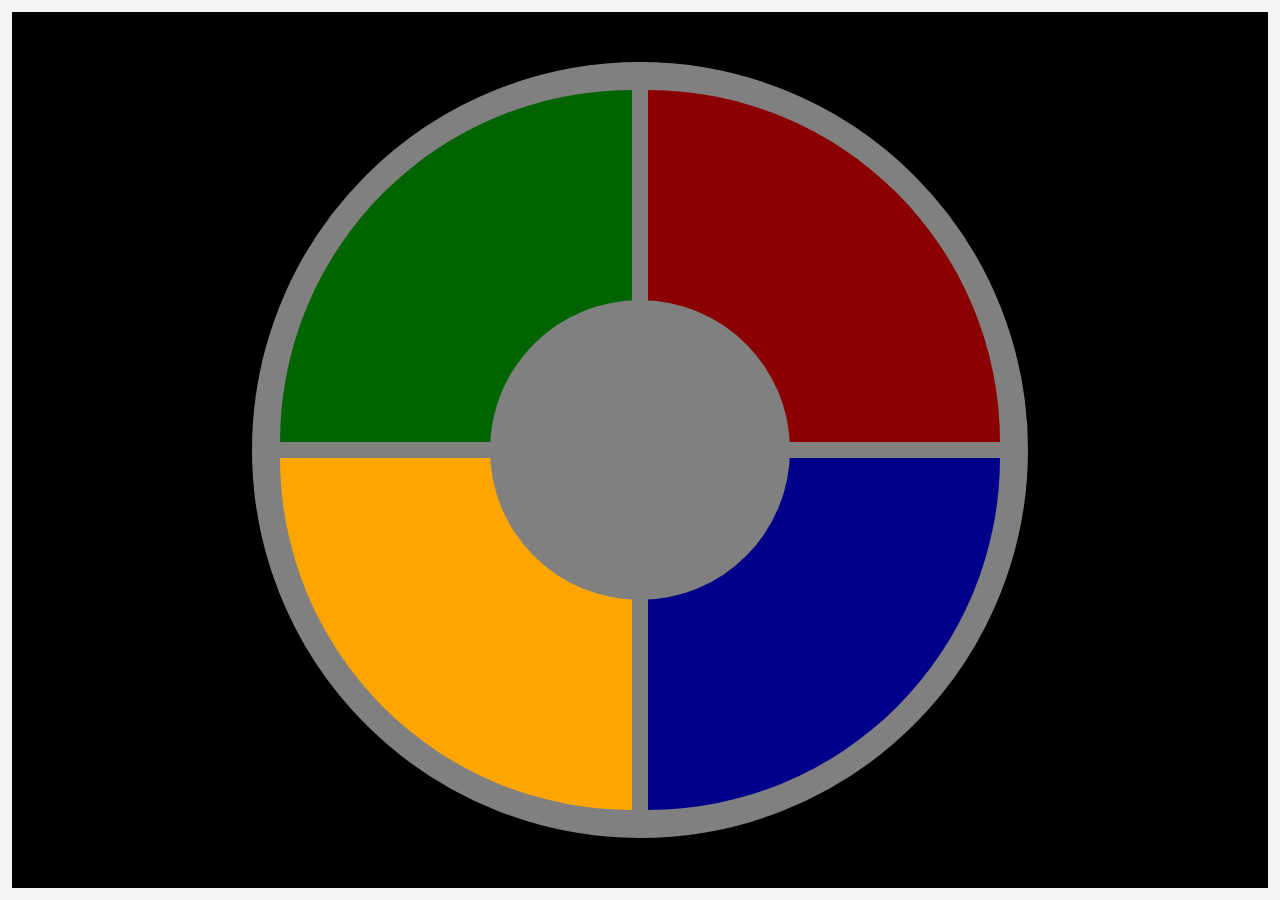
<file: Nova pasta/index.html>
<!DOCTYPE html>
<html lang="pt-BR">
<head>
    <meta charset="UTF-8">
    <meta name="viewport" content="width=device-width, initial-scale=1.0">
    <title>Roberto Bolhanos</title>
    <link rel="stylesheet" href="main.css">
    <script defer async src="main.js"></script>
</head>
<body>
    
    <div class="genius">
        <div></div>
        <div></div>
        <div></div>
        <div></div>
        <div class="pontuacao"></div>
    </div>
   
</body>
</html>
</file>
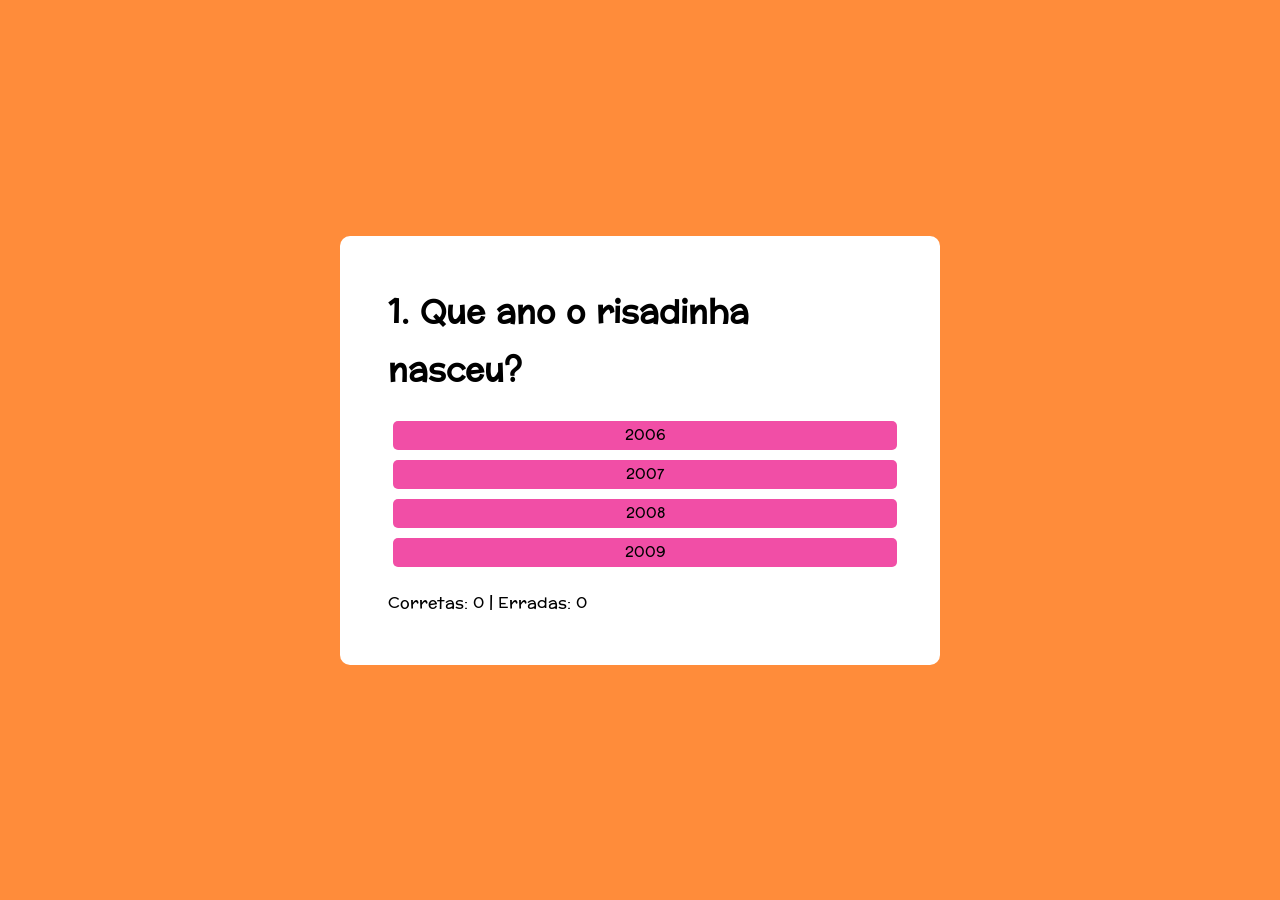
<file: quiz yl/index.html>
<!DOCTYPE html>
<html>

<head>
  <meta charset='utf-8'>
  <title>Quiz do risadinha</title>
  <link rel='stylesheet' type='text/css' media='screen' href='main.css'>
  <script defer async src='main.js'></script>
</head>
<main>
  <body>
    <div class="quiz">
      <h1 class="pergunta"></h1>
      <div class="alternativas">
      </div>
      <div class="contador">
        Corretas: <span class="corretas"></span> |
        Erradas: <span class="erradas"></span>
      </div>
    </div>
    <div class="modal-finish">
      <h2>ACABOU HAHAHAHAHAHAHAHAHAHA!!!!! <img id="win" src="gifs-do-joker-0.gif" alt=""></h2>
      <div class="contador">
        Acertos:  <span class="corretas"></span> 
        Erros: <span class="erradas"></span>
        <button class="btn">Reiniciar</button>
      </div>
    </div>
</main>

</body>

</html>
</file>
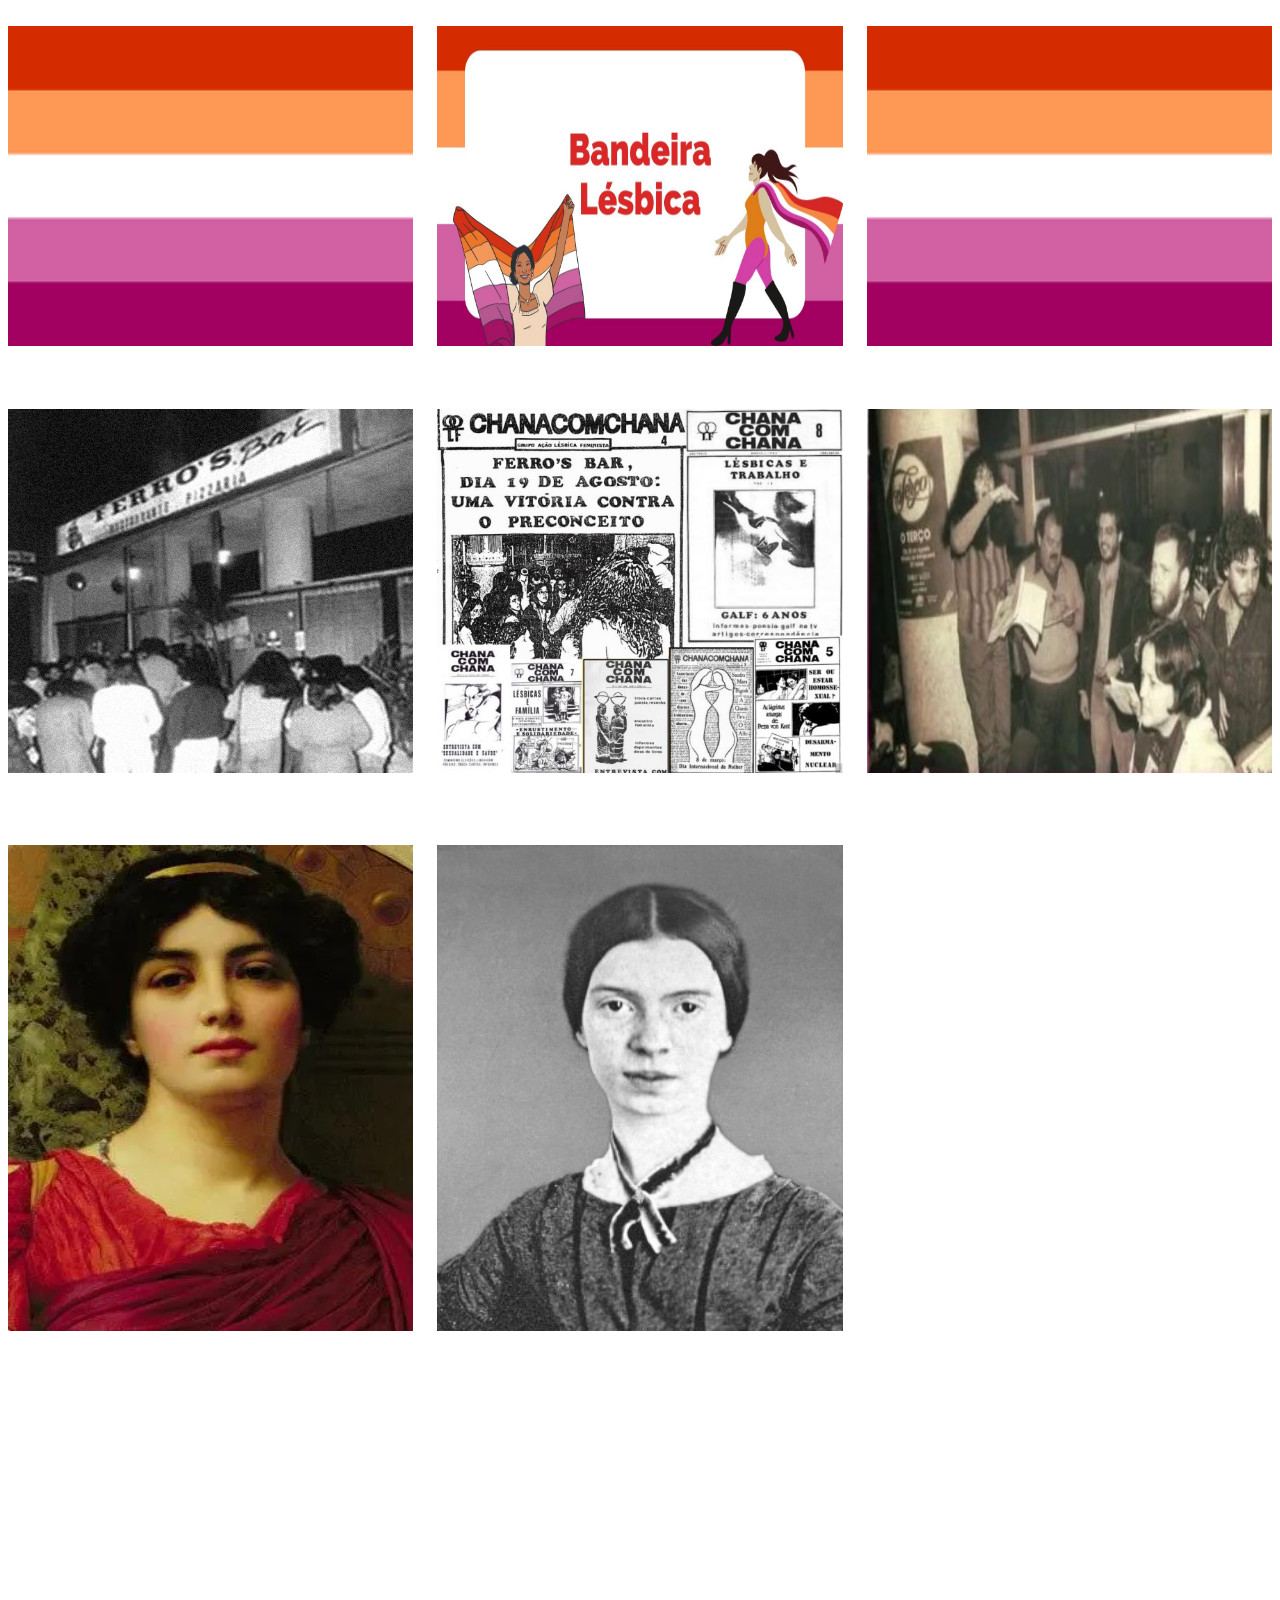
<file: meu site - Copia/galeria.html>
<!DOCTYPE html>
<html>
<head>
    <meta charset='utf-8'>
    <meta http-equiv='X-UA-Compatible' content='IE=edge'>
    <title>Page Title</title>
    <meta name='viewport' content='width=device-width, initial-scale=1'>
    <link rel='stylesheet' type='text/css' media='screen' href='galeria.css'>
</head>
<body>
    <main>
        <div class="galeria-imagens">
                    <img src="bandeira.png">
                    <img src="maxresdefault.jpg">
                    <img src="bandeira.png">
                    <img src="ferro's bar.jpeg">
                    <img src="chanacomchana.jpeg">
                    <img src="protestole.jpeg">
                    <img src="safo.webp">
                    <img src="emilydickinson.jpg">
                  </div>
        
        </div>
        </div>
      </main>
</body>
</html>
</file>
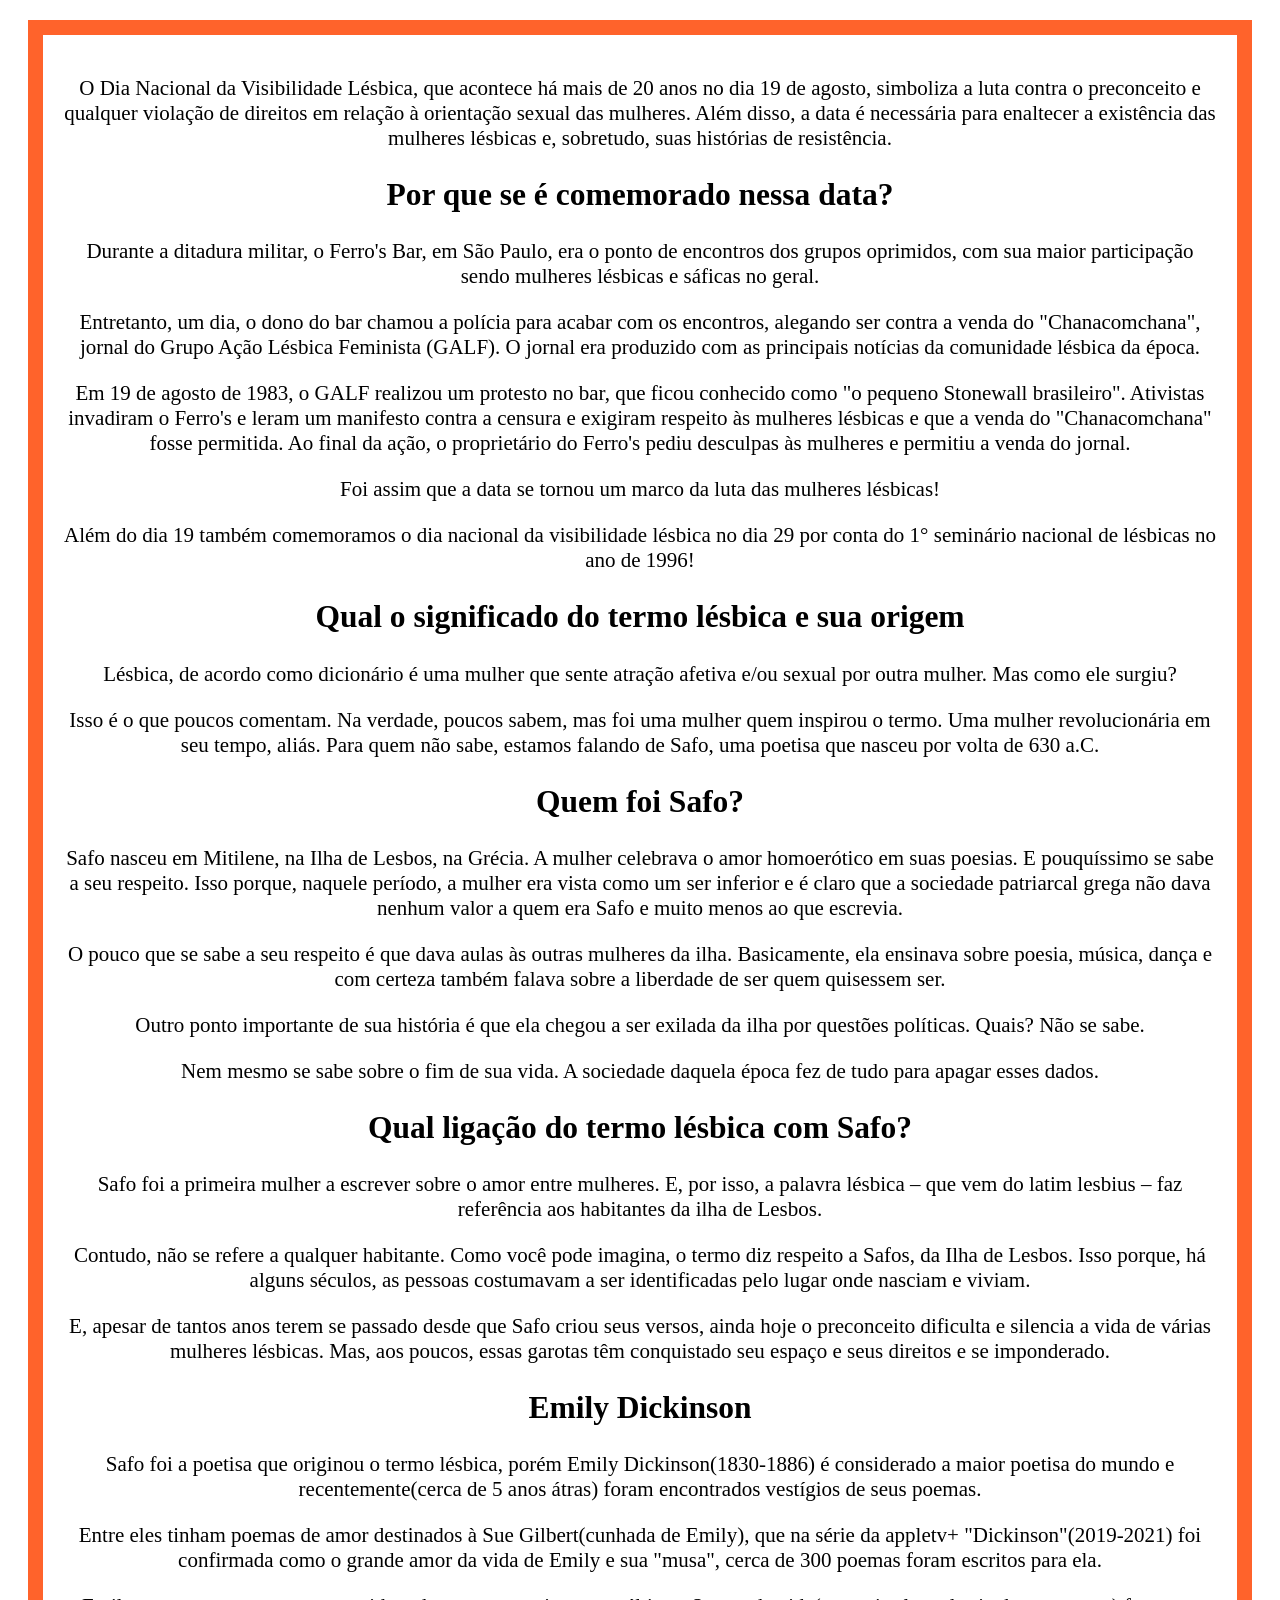
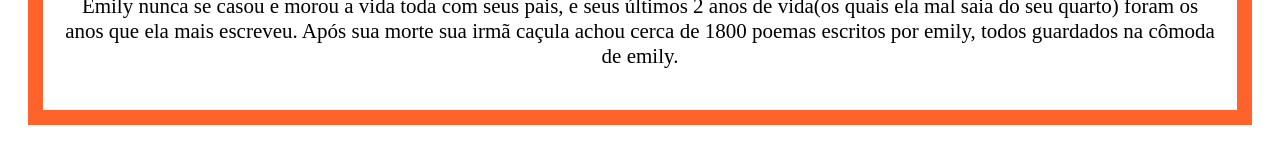
<file: meu site - Copia/historia.html>
<!DOCTYPE html>
<html>
<head>
    <meta charset='utf-8'>
    <meta http-equiv='X-UA-Compatible' content='IE=edge'>
    <title>Page Title</title>
    <meta name='viewport' content='width=device-width, initial-scale=1'>
    <link rel='stylesheet' type='text/css' media='screen' href='historia.css'>

</head>
<body>

    <div class="texto">
        <p>O Dia Nacional da Visibilidade Lésbica, que acontece há mais de 20 anos no dia 19 de agosto, simboliza a luta contra o preconceito e qualquer violação de direitos em relação à orientação sexual das mulheres. Além disso, a data é necessária para enaltecer a existência das mulheres lésbicas e, sobretudo, suas histórias de resistência.</p>
      
        <h2>Por que se é comemorado nessa data?</h2>
      
        <p>Durante a ditadura militar, o Ferro's Bar, em São Paulo, era o ponto de encontros dos grupos oprimidos, com sua maior participação sendo mulheres lésbicas e sáficas no geral.</p>
      
        <p>Entretanto, um dia, o dono do bar chamou a polícia para acabar com os encontros, alegando ser contra a venda do "Chanacomchana", jornal do Grupo Ação Lésbica Feminista (GALF). O jornal era produzido com as principais notícias da comunidade lésbica da época.</p>
      
        <p>Em 19 de agosto de 1983, o GALF realizou um protesto no bar, que ficou conhecido como "o pequeno Stonewall brasileiro". Ativistas invadiram o Ferro's e leram um manifesto contra a censura e exigiram respeito às mulheres lésbicas e que a venda do "Chanacomchana" fosse permitida. Ao final da ação, o proprietário do Ferro's pediu desculpas às mulheres e permitiu a venda do jornal.</p>
        <p>Foi assim que a data se tornou um marco da luta das mulheres lésbicas! </p>
        <p>Além do dia 19 também comemoramos o dia nacional da visibilidade lésbica no dia 29 por conta do 1° seminário nacional de lésbicas no ano de 1996!</p>
      
        <h2 >Qual o significado do termo lésbica e sua origem</h2>
      
        <p >Lésbica, de acordo como dicionário é uma mulher que sente atração afetiva e/ou sexual por outra mulher. Mas como ele surgiu?</p>
      
        <p>Isso é o que poucos comentam. Na verdade, poucos sabem, mas foi uma mulher quem inspirou o termo.
      
          Uma mulher revolucionária em seu tempo, aliás. Para quem não sabe, estamos falando de Safo, uma poetisa que nasceu por volta de 630 a.C.</p>
      
          <h2>Quem foi Safo?</h2>
      
          <p >Safo nasceu em Mitilene, na Ilha de Lesbos, na Grécia. A mulher celebrava o amor homoerótico em suas poesias. E pouquíssimo se sabe a seu respeito. Isso porque, naquele período, a mulher era vista como um ser inferior e é claro que a sociedade patriarcal grega não dava nenhum valor a quem era Safo e muito menos ao que escrevia.</p>
      
           <p> O pouco que se sabe a seu respeito é que dava aulas às outras mulheres da ilha. Basicamente, ela ensinava sobre poesia, música, dança e com certeza também falava sobre a liberdade de ser quem quisessem ser.</p>
            
           <p> Outro ponto importante de sua história é que ela chegou a ser exilada da ilha por questões políticas. Quais? Não se sabe.</p>
            
           <p> Nem mesmo se sabe sobre o fim de sua vida. A sociedade daquela época fez de tudo para apagar esses dados.</p>
       
          <h2>Qual ligação do termo lésbica com Safo?</h2>
      
          <p>Safo foi a primeira mulher a escrever sobre o amor entre mulheres. E, por isso, a palavra lésbica – que vem do latim lesbius  – faz referência aos habitantes da ilha de Lesbos.</p>
      
          <p>Contudo, não se refere a qualquer habitante. Como você pode imagina, o termo diz respeito a Safos, da Ilha de Lesbos. Isso porque, há alguns séculos, as pessoas costumavam a ser identificadas pelo lugar onde nasciam e viviam.</p>
      
          <p>E, apesar de tantos anos terem se passado desde que Safo criou seus versos, ainda hoje o preconceito dificulta e silencia a vida de várias mulheres lésbicas. Mas, aos poucos, essas garotas têm conquistado seu espaço e seus direitos e se imponderado.</p>
      
          <h2>Emily Dickinson</h2>
      
          <p>Safo foi a poetisa que originou o termo lésbica, porém Emily Dickinson(1830-1886) é considerado a maior poetisa do mundo e recentemente(cerca de 5 anos átras) foram encontrados vestígios de seus poemas. </p>
      
          <p>Entre eles tinham poemas de amor destinados à Sue Gilbert(cunhada de Emily), que na série da appletv+ "Dickinson"(2019-2021) foi confirmada como o grande amor da vida de Emily e sua "musa", cerca de 300 poemas foram escritos para ela.</p>
      
          <p>Emily nunca se casou e morou a vida toda com seus pais, e seus últimos 2 anos de vida(os quais ela mal saia do seu quarto) foram os anos que ela mais escreveu. Após sua morte sua irmã caçula achou cerca de 1800 poemas escritos por emily, todos guardados na cômoda de emily. </p>
       </div>
      
         
    
</body>
</html>
</file>
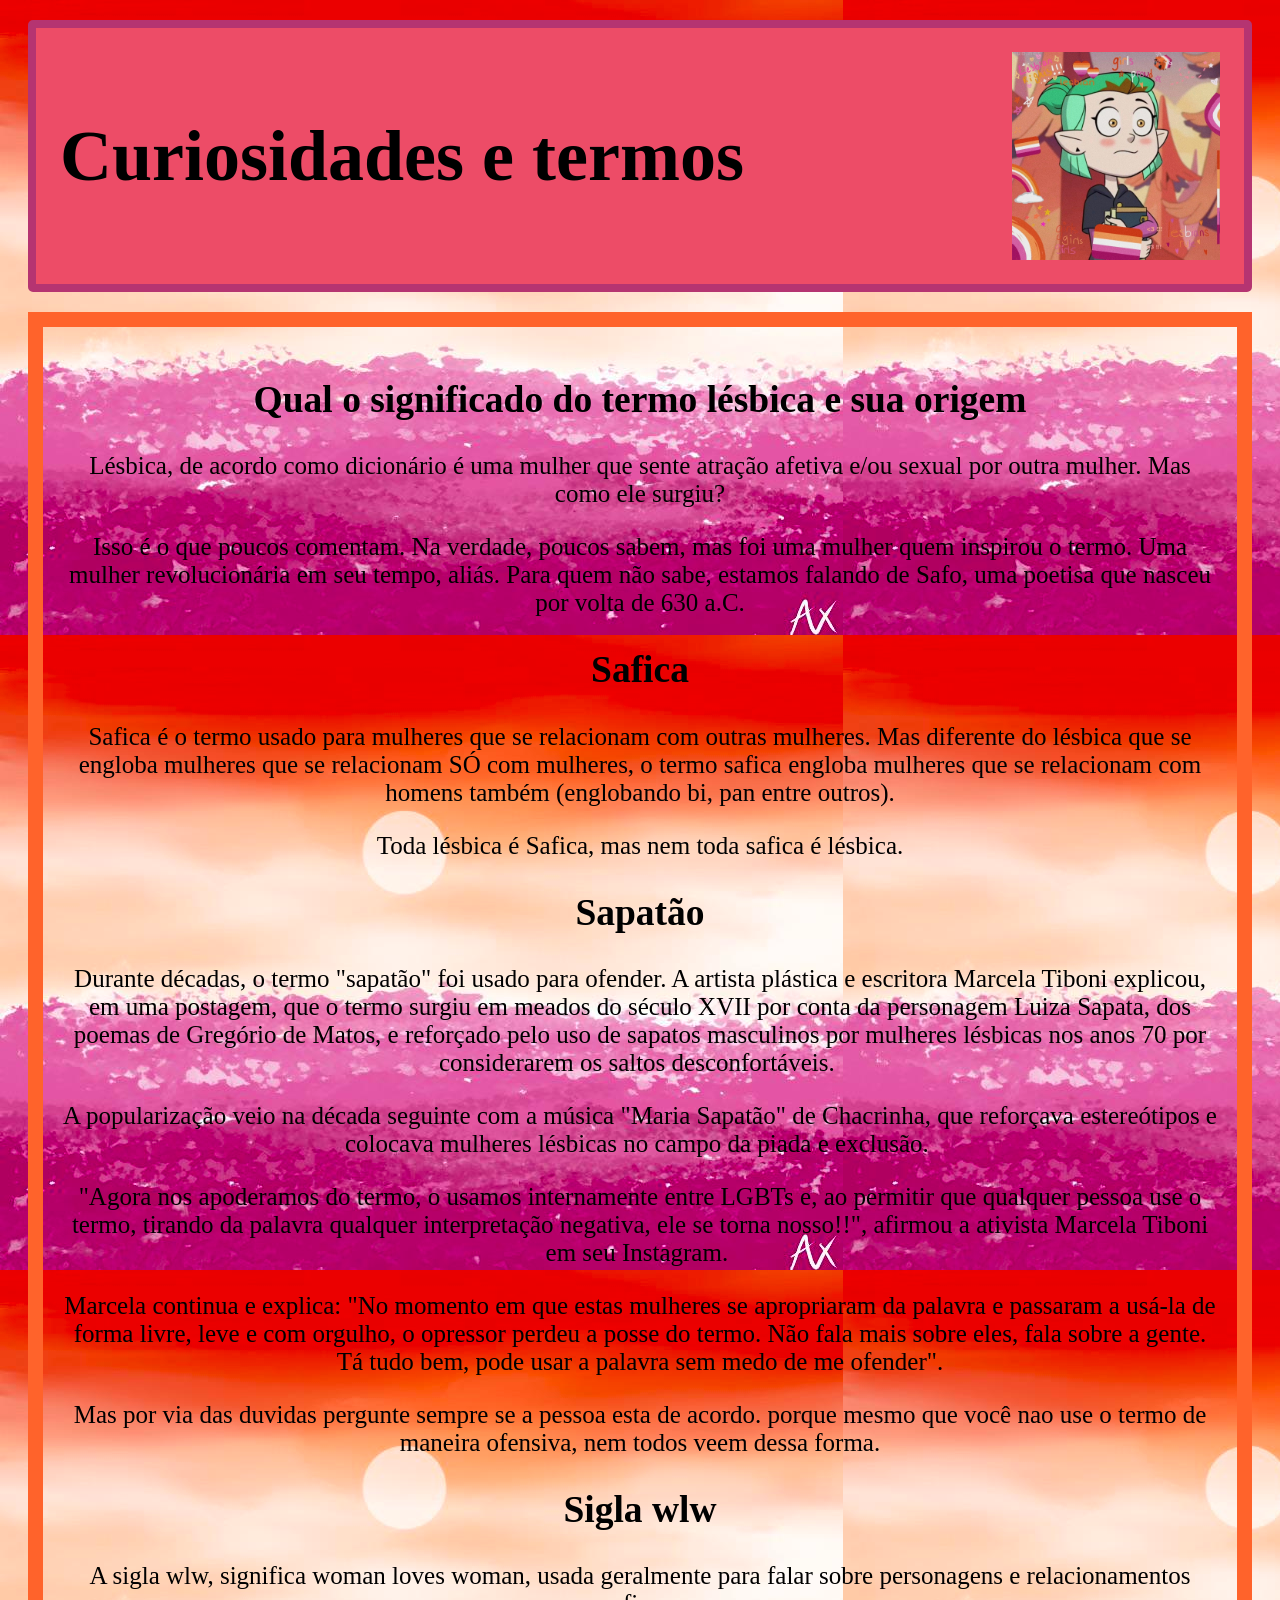
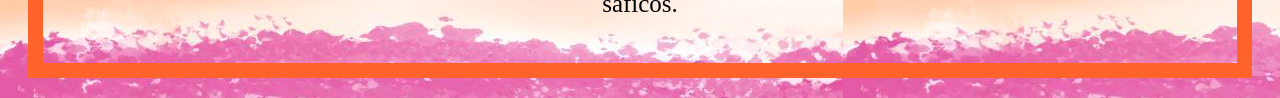
<file: site yl/curiosidades.html>
<!DOCTYPE html>
<html>
<head>
    <meta charset='utf-8'>
    <meta http-equiv='X-UA-Compatible' content='IE=edge'>
    <title>Curiosidades e termos</title>
    <meta name='viewport' content='width=device-width, initial-scale=1'>
    <link rel='stylesheet' type='text/css' media='screen' href='curiosidades.css'>
  
</head>
<nav>
    <h1>Curiosidades e termos</h1>
    <img class="logo" src="amity.jpg" alt="" title="">
      </nav>
<body>
    <div class="texto">
        <h2 >Qual o significado do termo lésbica e sua origem</h2>
        <p >Lésbica, de acordo como dicionário é uma mulher que sente atração afetiva e/ou sexual por outra mulher. Mas como ele surgiu?</p>
        <p>Isso é o que poucos comentam. Na verdade, poucos sabem, mas foi uma mulher quem inspirou o termo. Uma mulher revolucionária em seu tempo, aliás. Para quem não sabe, estamos falando de Safo, uma poetisa que nasceu por volta de 630 a.C.</p>

        <h2>Safica</h2>
        <p>Safica é o termo usado para mulheres que se relacionam com outras mulheres. Mas diferente do lésbica que se engloba mulheres que se relacionam SÓ com mulheres, o termo safica engloba mulheres que se relacionam com homens também (englobando bi, pan entre outros).</p>
        <p>Toda lésbica é Safica, mas nem toda safica é lésbica.</p>

        <h2>Sapatão</h2>
        <p>Durante décadas, o termo "sapatão" foi usado para ofender. A artista plástica e escritora Marcela Tiboni explicou, em uma postagem, que o termo surgiu em meados do século XVII por conta da personagem Luiza Sapata, dos poemas de Gregório de Matos, e reforçado pelo uso de sapatos masculinos por mulheres lésbicas nos anos 70 por considerarem os saltos desconfortáveis. </p>
        <p>A popularização veio na década seguinte com a música "Maria Sapatão" de Chacrinha, que reforçava estereótipos e colocava mulheres lésbicas no campo da piada e exclusão. </p>
        <p>"Agora nos apoderamos do termo, o usamos internamente entre LGBTs e, ao permitir que qualquer pessoa use o termo, tirando da palavra qualquer interpretação negativa, ele se torna nosso!!", afirmou a ativista Marcela Tiboni em seu Instagram. </p>
        <p>Marcela continua e explica: "No momento em que estas mulheres se apropriaram da palavra e passaram a usá-la de forma livre, leve e com orgulho, o opressor perdeu a posse do termo. Não fala mais sobre eles, fala sobre a gente. Tá tudo bem, pode usar a palavra sem medo de me ofender".</p>
        <p>Mas por via das duvidas pergunte sempre se a pessoa esta de acordo. porque mesmo que você nao use o termo de maneira ofensiva, nem todos veem dessa forma.</p>

        <h2>Sigla wlw</h2>
        <p>A sigla wlw, significa woman loves woman, usada geralmente para falar sobre personagens e relacionamentos saficos.</p>



    </div>
    
</body>
</html>
</file>
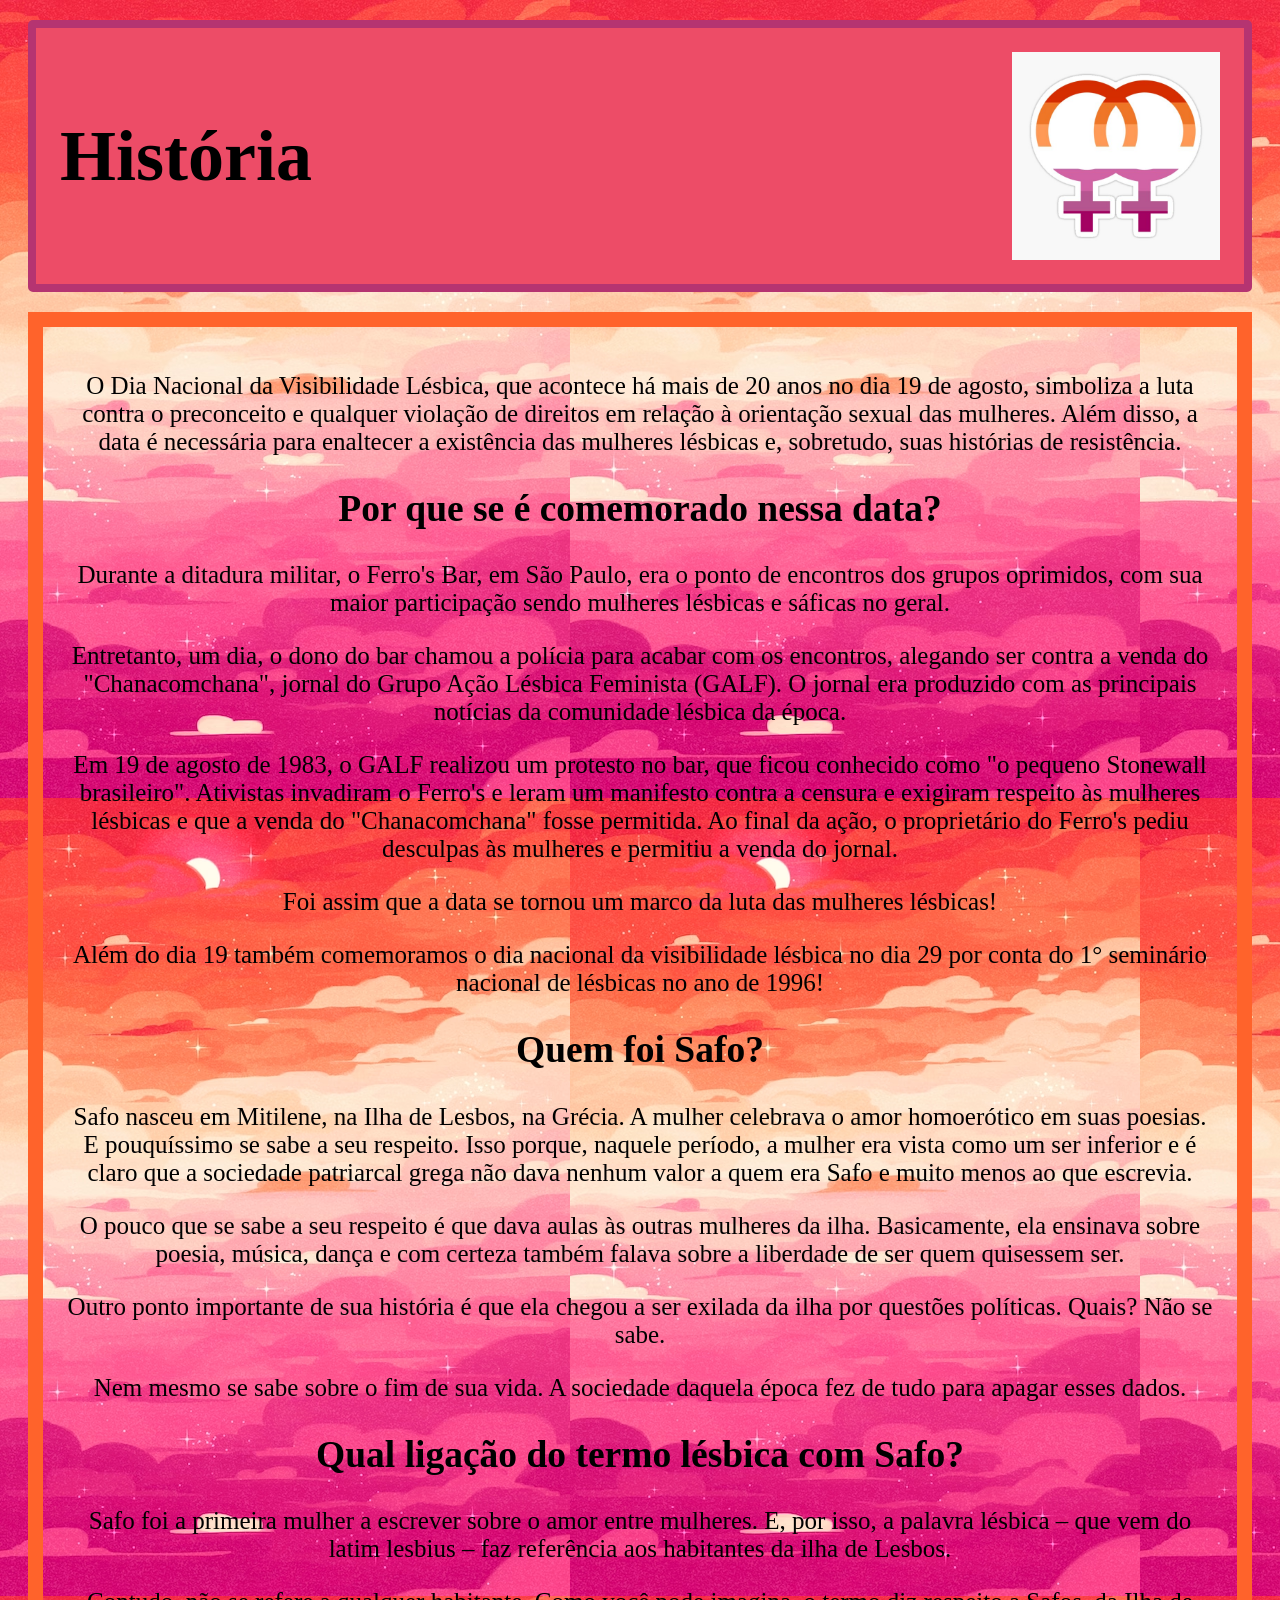
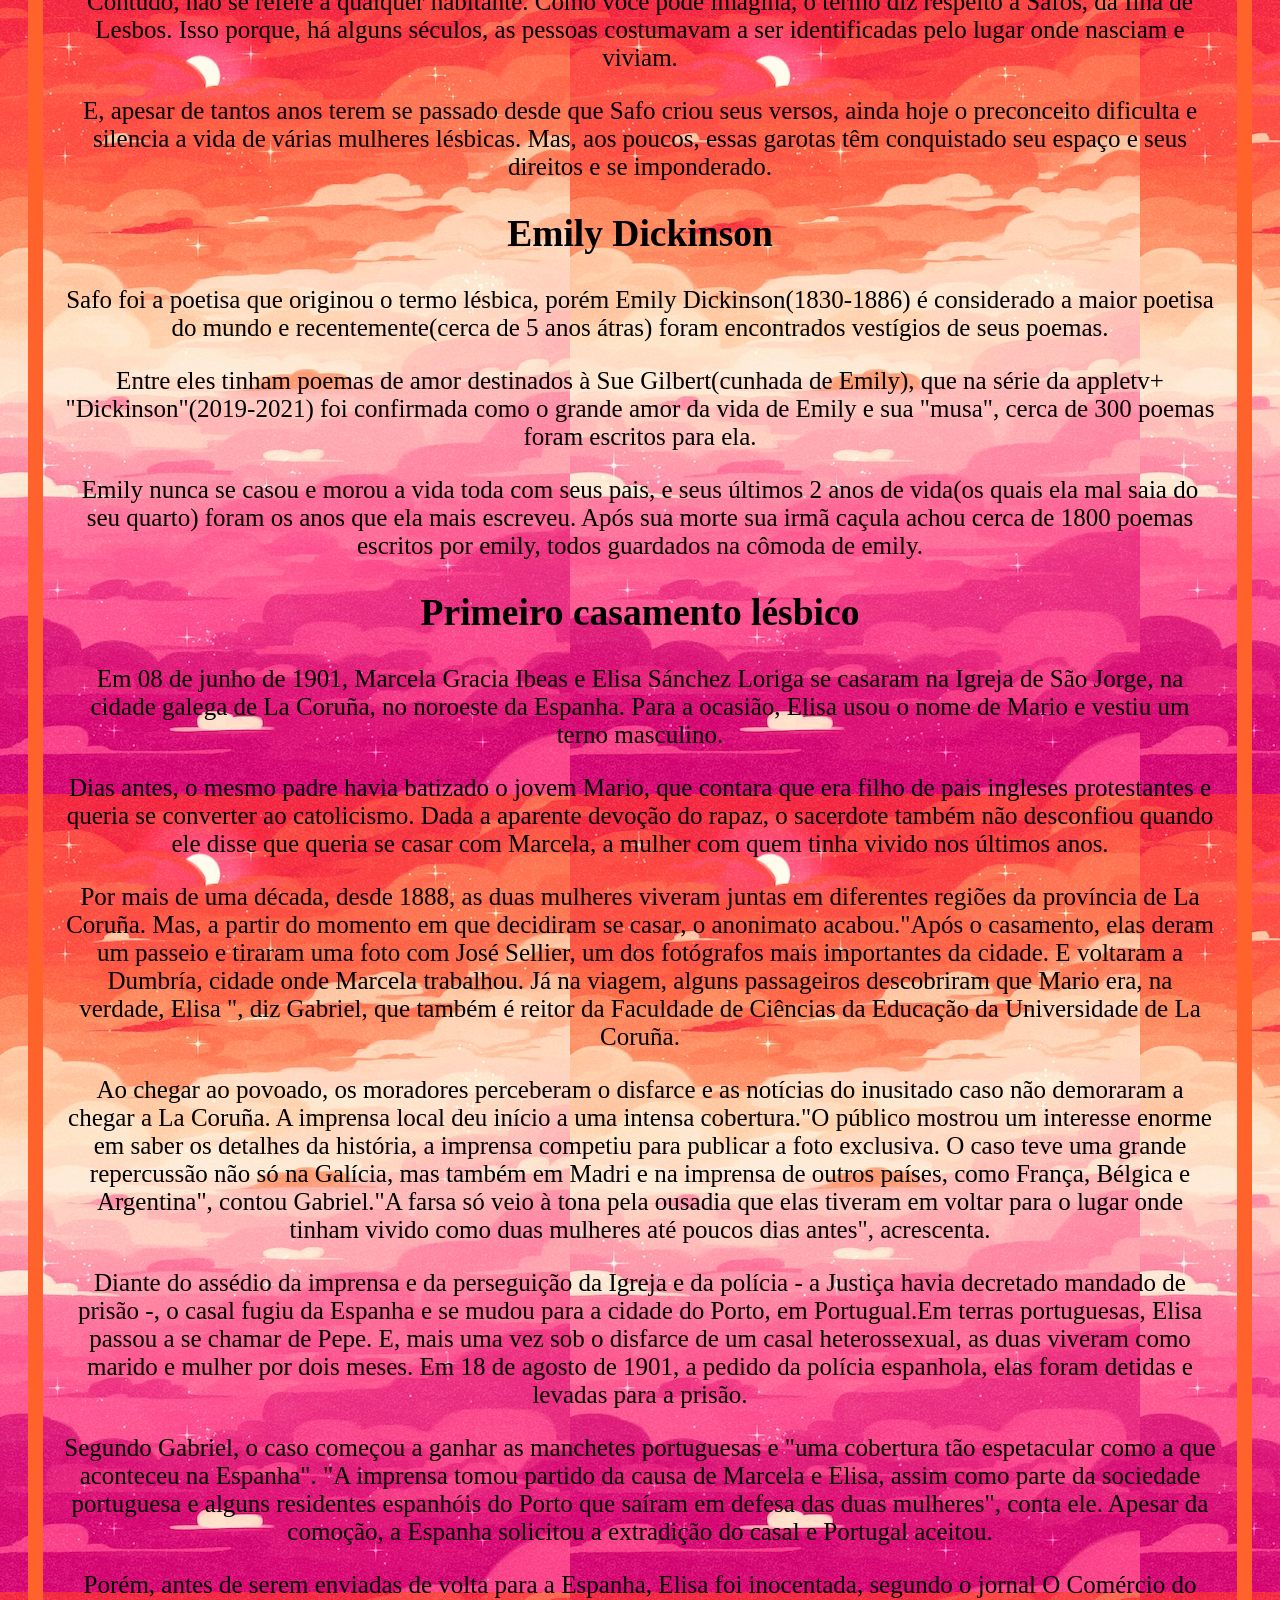
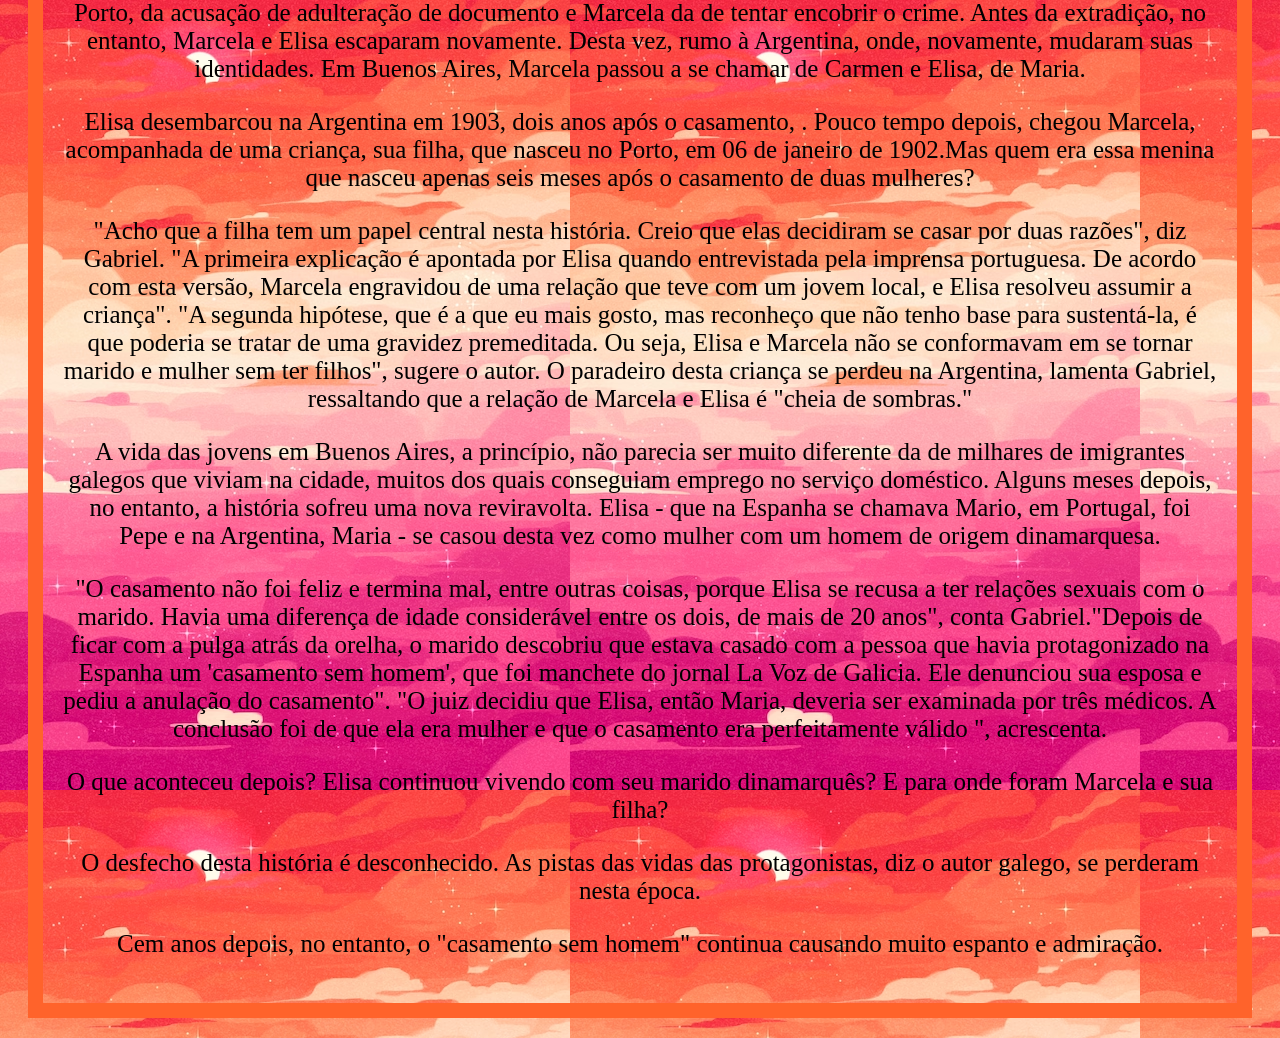
<file: site yl/historia.html>
<!DOCTYPE html>
<html>
<head>
    <meta charset='utf-8'>
    <meta http-equiv='X-UA-Compatible' content='IE=edge'>
    <title>História</title>
    <meta name='viewport' content='width=device-width, initial-scale=1'>
    <link rel='stylesheet' type='text/css' media='screen' href='historia.css'>

</head>
<nav>
    <h1>História</h1>
    <img class="logo" src="wlw.jpg" alt="" title="">
      </nav>
<body>

    <div class="texto">
        <p>O Dia Nacional da Visibilidade Lésbica, que acontece há mais de 20 anos no dia 19 de agosto, simboliza a luta contra o preconceito e qualquer violação de direitos em relação à orientação sexual das mulheres. Além disso, a data é necessária para enaltecer a existência das mulheres lésbicas e, sobretudo, suas histórias de resistência.</p>
      
        <h2>Por que se é comemorado nessa data?</h2>
        <p>Durante a ditadura militar, o Ferro's Bar, em São Paulo, era o ponto de encontros dos grupos oprimidos, com sua maior participação sendo mulheres lésbicas e sáficas no geral.</p>
        <p>Entretanto, um dia, o dono do bar chamou a polícia para acabar com os encontros, alegando ser contra a venda do "Chanacomchana", jornal do Grupo Ação Lésbica Feminista (GALF). O jornal era produzido com as principais notícias da comunidade lésbica da época.</p>
        <p>Em 19 de agosto de 1983, o GALF realizou um protesto no bar, que ficou conhecido como "o pequeno Stonewall brasileiro". Ativistas invadiram o Ferro's e leram um manifesto contra a censura e exigiram respeito às mulheres lésbicas e que a venda do "Chanacomchana" fosse permitida. Ao final da ação, o proprietário do Ferro's pediu desculpas às mulheres e permitiu a venda do jornal.</p>
        <p>Foi assim que a data se tornou um marco da luta das mulheres lésbicas! </p>
        <p>Além do dia 19 também comemoramos o dia nacional da visibilidade lésbica no dia 29 por conta do 1° seminário nacional de lésbicas no ano de 1996!</p>
      
          <h2>Quem foi Safo?</h2>
         <p >Safo nasceu em Mitilene, na Ilha de Lesbos, na Grécia. A mulher celebrava o amor homoerótico em suas poesias. E pouquíssimo se sabe a seu respeito. Isso porque, naquele período, a mulher era vista como um ser inferior e é claro que a sociedade patriarcal grega não dava nenhum valor a quem era Safo e muito menos ao que escrevia.</p>
         <p> O pouco que se sabe a seu respeito é que dava aulas às outras mulheres da ilha. Basicamente, ela ensinava sobre poesia, música, dança e com certeza também falava sobre a liberdade de ser quem quisessem ser.</p>
         <p> Outro ponto importante de sua história é que ela chegou a ser exilada da ilha por questões políticas. Quais? Não se sabe.</p>
         <p> Nem mesmo se sabe sobre o fim de sua vida. A sociedade daquela época fez de tudo para apagar esses dados.</p>
       
          <h2>Qual ligação do termo lésbica com Safo?</h2>
          <p>Safo foi a primeira mulher a escrever sobre o amor entre mulheres. E, por isso, a palavra lésbica – que vem do latim lesbius  – faz referência aos habitantes da ilha de Lesbos.</p>
          <p>Contudo, não se refere a qualquer habitante. Como você pode imagina, o termo diz respeito a Safos, da Ilha de Lesbos. Isso porque, há alguns séculos, as pessoas costumavam a ser identificadas pelo lugar onde nasciam e viviam.</p>
          <p>E, apesar de tantos anos terem se passado desde que Safo criou seus versos, ainda hoje o preconceito dificulta e silencia a vida de várias mulheres lésbicas. Mas, aos poucos, essas garotas têm conquistado seu espaço e seus direitos e se imponderado.</p>
      
          <h2>Emily Dickinson</h2>
          <p>Safo foi a poetisa que originou o termo lésbica, porém Emily Dickinson(1830-1886) é considerado a maior poetisa do mundo e recentemente(cerca de 5 anos átras) foram encontrados vestígios de seus poemas. </p>
          <p>Entre eles tinham poemas de amor destinados à Sue Gilbert(cunhada de Emily), que na série da appletv+ "Dickinson"(2019-2021) foi confirmada como o grande amor da vida de Emily e sua "musa", cerca de 300 poemas foram escritos para ela.</p>
          <p>Emily nunca se casou e morou a vida toda com seus pais, e seus últimos 2 anos de vida(os quais ela mal saia do seu quarto) foram os anos que ela mais escreveu. Após sua morte sua irmã caçula achou cerca de 1800 poemas escritos por emily, todos guardados na cômoda de emily. </p>

          <h2>Primeiro casamento lésbico</h2>
          <p>Em 08 de junho de 1901, Marcela Gracia Ibeas e Elisa Sánchez Loriga se casaram na Igreja de São Jorge, na cidade galega de La Coruña, no noroeste da Espanha. Para a ocasião, Elisa usou o nome de Mario e vestiu um terno masculino.</p>
           <p>Dias antes, o mesmo padre havia batizado o jovem Mario, que contara que era filho de pais ingleses protestantes e queria se converter ao catolicismo. Dada a aparente devoção do rapaz, o sacerdote também não desconfiou quando ele disse que queria se casar com Marcela, a mulher com quem tinha vivido nos últimos anos.</p>
           <p>Por mais de uma década, desde 1888, as duas mulheres viveram juntas em diferentes regiões da província de La Coruña. Mas, a partir do momento em que decidiram se casar, o anonimato acabou."Após o casamento, elas deram um passeio e tiraram uma foto com José Sellier, um dos fotógrafos mais importantes da cidade. E voltaram a Dumbría, cidade onde Marcela trabalhou. Já na viagem, alguns passageiros descobriram que Mario era, na verdade, Elisa ", diz Gabriel, que também é reitor da Faculdade de Ciências da Educação da Universidade de La Coruña.</p>
           <p>Ao chegar ao povoado, os moradores perceberam o disfarce e as notícias do inusitado caso não demoraram a chegar a La Coruña. A imprensa local deu início a uma intensa cobertura."O público mostrou um interesse enorme em saber os detalhes da história, a imprensa competiu para publicar a foto exclusiva. O caso teve uma grande repercussão não só na Galícia, mas também em Madri e na imprensa de outros países, como França, Bélgica e Argentina", contou Gabriel."A farsa só veio à tona pela ousadia que elas tiveram em voltar para o lugar onde tinham vivido como duas mulheres até poucos dias antes", acrescenta.</p>
            <p>Diante do assédio da imprensa e da perseguição da Igreja e da polícia - a Justiça havia decretado mandado de prisão -, o casal fugiu da Espanha e se mudou para a cidade do Porto, em Portugual.Em terras portuguesas, Elisa passou a se chamar de Pepe. E, mais uma vez sob o disfarce de um casal heterossexual, as duas viveram como marido e mulher por dois meses. Em 18 de agosto de 1901, a pedido da polícia espanhola, elas foram detidas e levadas para a prisão.</p>
            <p>Segundo Gabriel, o caso começou a ganhar as manchetes portuguesas e "uma cobertura tão espetacular como a que aconteceu na Espanha". "A imprensa tomou partido da causa de Marcela e Elisa, assim como parte da sociedade portuguesa e alguns residentes espanhóis do Porto que saíram em defesa das duas mulheres", conta ele. Apesar da comoção, a Espanha solicitou a extradição do casal e Portugal aceitou.</p>
            <p>Porém, antes de serem enviadas de volta para a Espanha, Elisa foi inocentada, segundo o jornal O Comércio do Porto, da acusação de adulteração de documento e Marcela da de tentar encobrir o crime. Antes da extradição, no entanto, Marcela e Elisa escaparam novamente. Desta vez, rumo à Argentina, onde, novamente, mudaram suas identidades. Em Buenos Aires, Marcela passou a se chamar de Carmen e Elisa, de Maria.</p>
             <p>Elisa desembarcou na Argentina em 1903, dois anos após o casamento, . Pouco tempo depois, chegou Marcela, acompanhada de uma criança, sua filha, que nasceu no Porto, em 06 de janeiro de 1902.Mas quem era essa menina que nasceu apenas seis meses após o casamento de duas mulheres?</p>
             <p>"Acho que a filha tem um papel central nesta história. Creio que elas decidiram se casar por duas razões", diz Gabriel. "A primeira explicação é apontada por Elisa quando entrevistada pela imprensa portuguesa. De acordo com esta versão, Marcela engravidou de uma relação que teve com um jovem local, e Elisa resolveu assumir a criança". "A segunda hipótese, que é a que eu mais gosto, mas reconheço que não tenho base para sustentá-la, é que poderia se tratar de uma gravidez premeditada. Ou seja, Elisa e Marcela não se conformavam em se tornar marido e mulher sem ter filhos", sugere o autor. O paradeiro desta criança se perdeu na Argentina, lamenta Gabriel, ressaltando que a relação de Marcela e Elisa é "cheia de sombras."</p>
             <p>A vida das jovens em Buenos Aires, a princípio, não parecia ser muito diferente da de milhares de imigrantes galegos que viviam na cidade, muitos dos quais conseguiam emprego no serviço doméstico. Alguns meses depois, no entanto, a história sofreu uma nova reviravolta. Elisa - que na Espanha se chamava Mario, em Portugal, foi Pepe e na Argentina, Maria - se casou desta vez como mulher com um homem de origem dinamarquesa.</p>
             <p>"O casamento não foi feliz e termina mal, entre outras coisas, porque Elisa se recusa a ter relações sexuais com o marido. Havia uma diferença de idade considerável entre os dois, de mais de 20 anos", conta Gabriel."Depois de ficar com a pulga atrás da orelha, o marido descobriu que estava casado com a pessoa que havia protagonizado na Espanha um 'casamento sem homem', que foi manchete do jornal La Voz de Galicia. Ele denunciou sua esposa e pediu a anulação do casamento". "O juiz decidiu que Elisa, então Maria, deveria ser examinada por três médicos. A conclusão foi de que ela era mulher e que o casamento era perfeitamente válido ", acrescenta.</p>
              <p>O que aconteceu depois? Elisa continuou vivendo com seu marido dinamarquês? E para onde foram Marcela e sua filha?</p>
              <p>O desfecho desta história é desconhecido. As pistas das vidas das protagonistas, diz o autor galego, se perderam nesta época.</p>
             <p>Cem anos depois, no entanto, o "casamento sem homem" continua causando muito espanto e admiração.</p>

        
       
        </div>
      
         
    
</body>
</html>
</file>
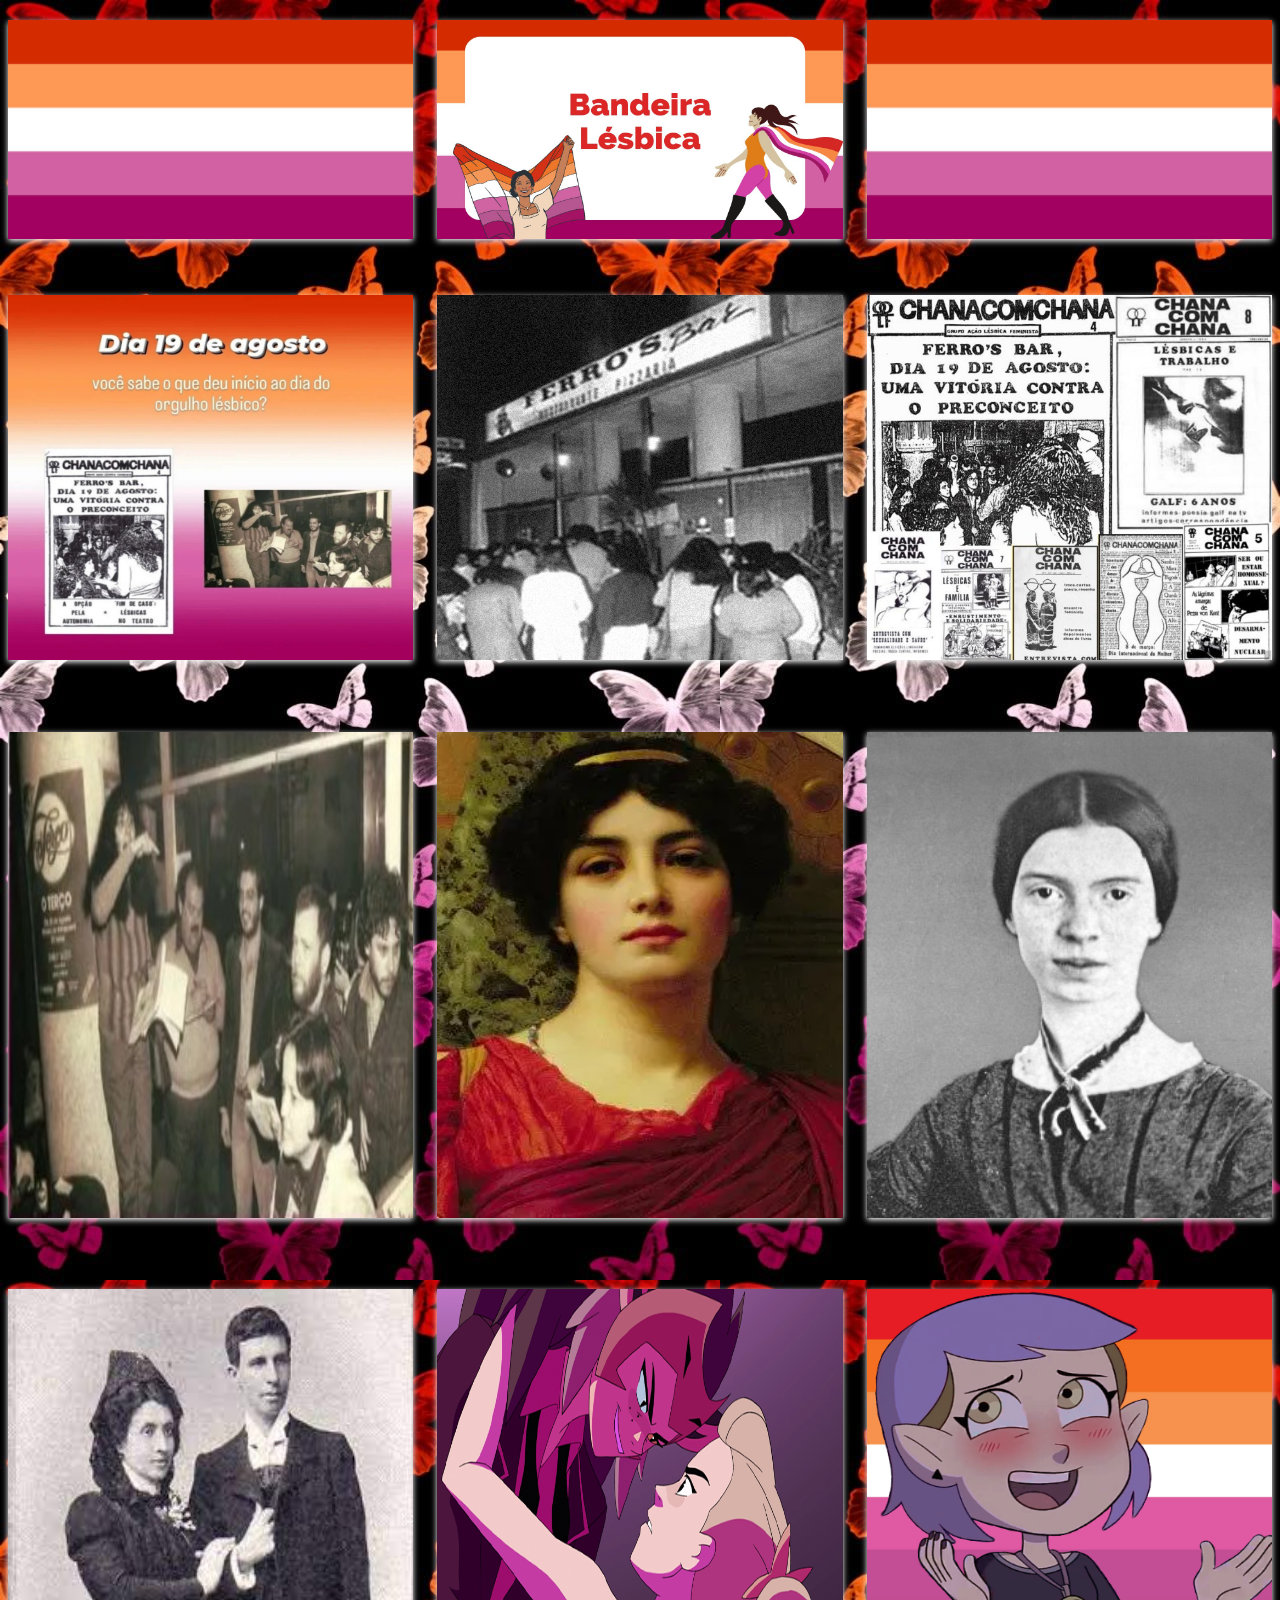
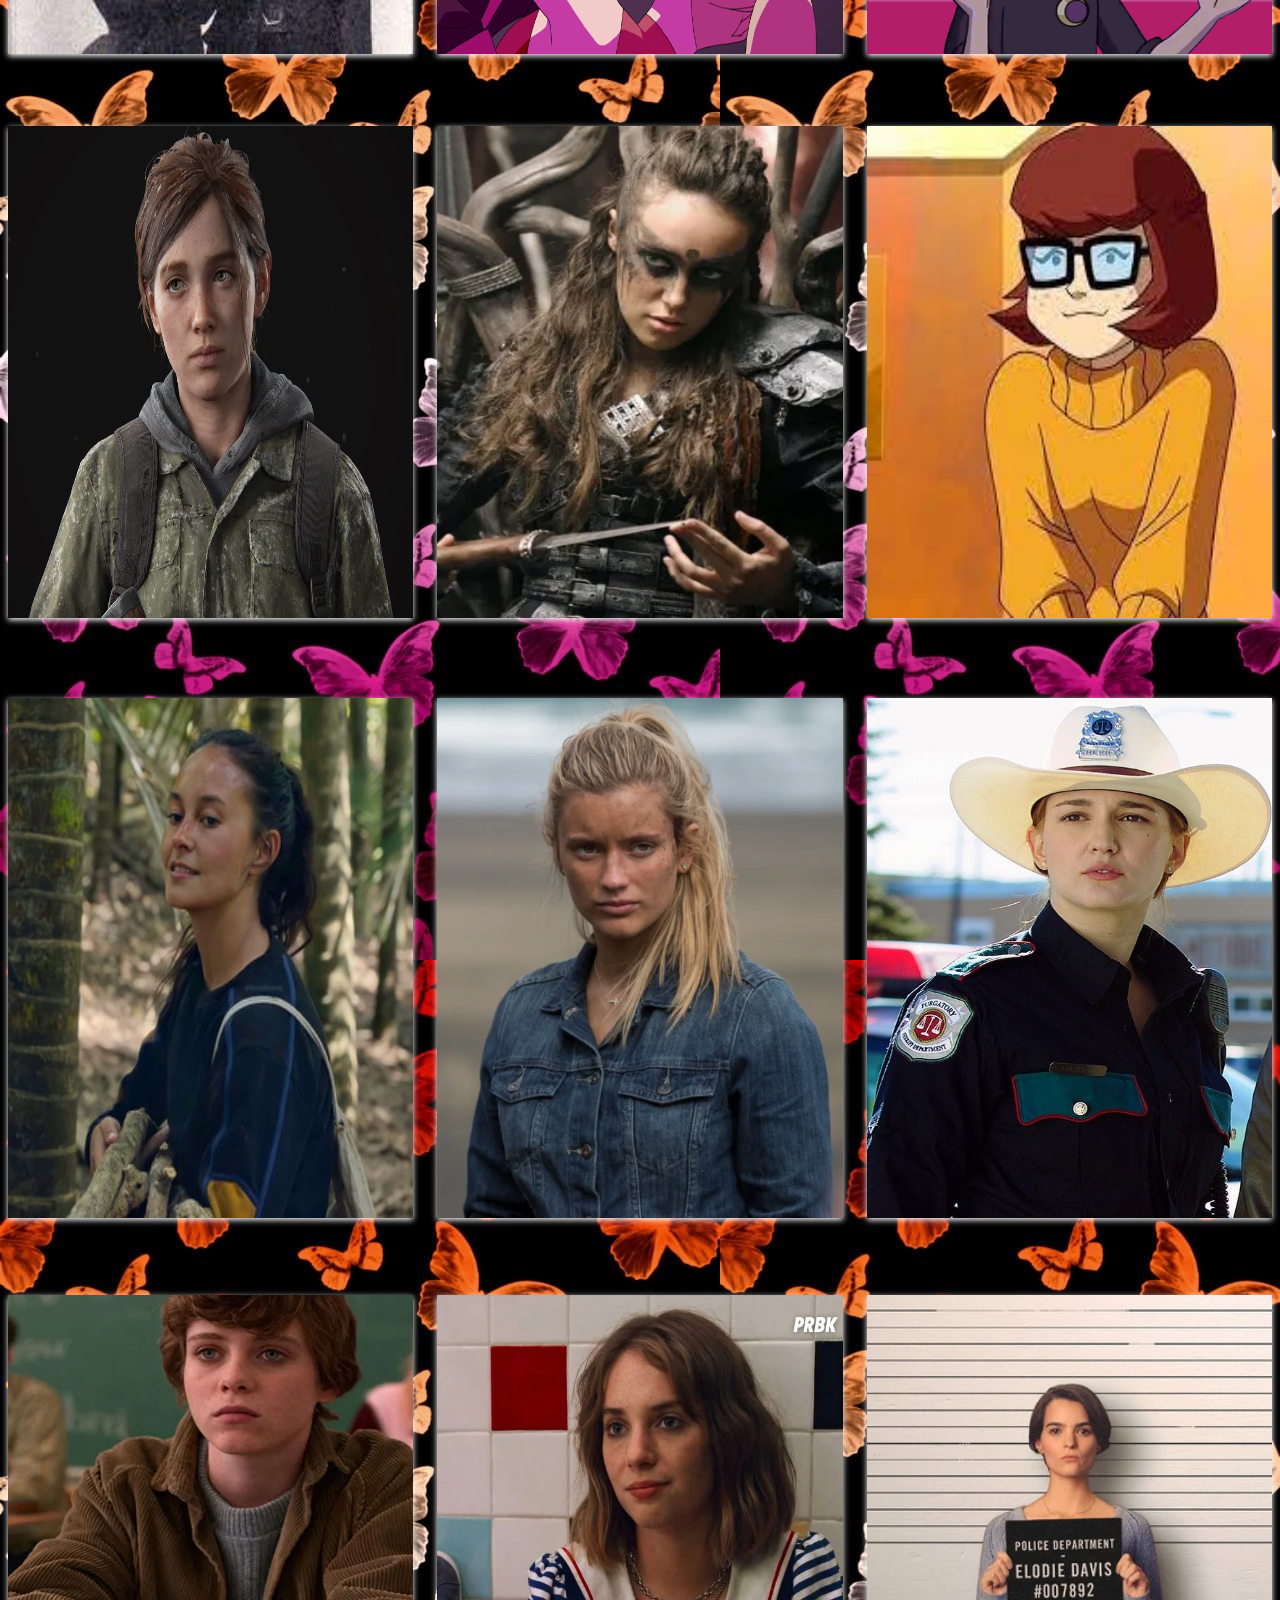
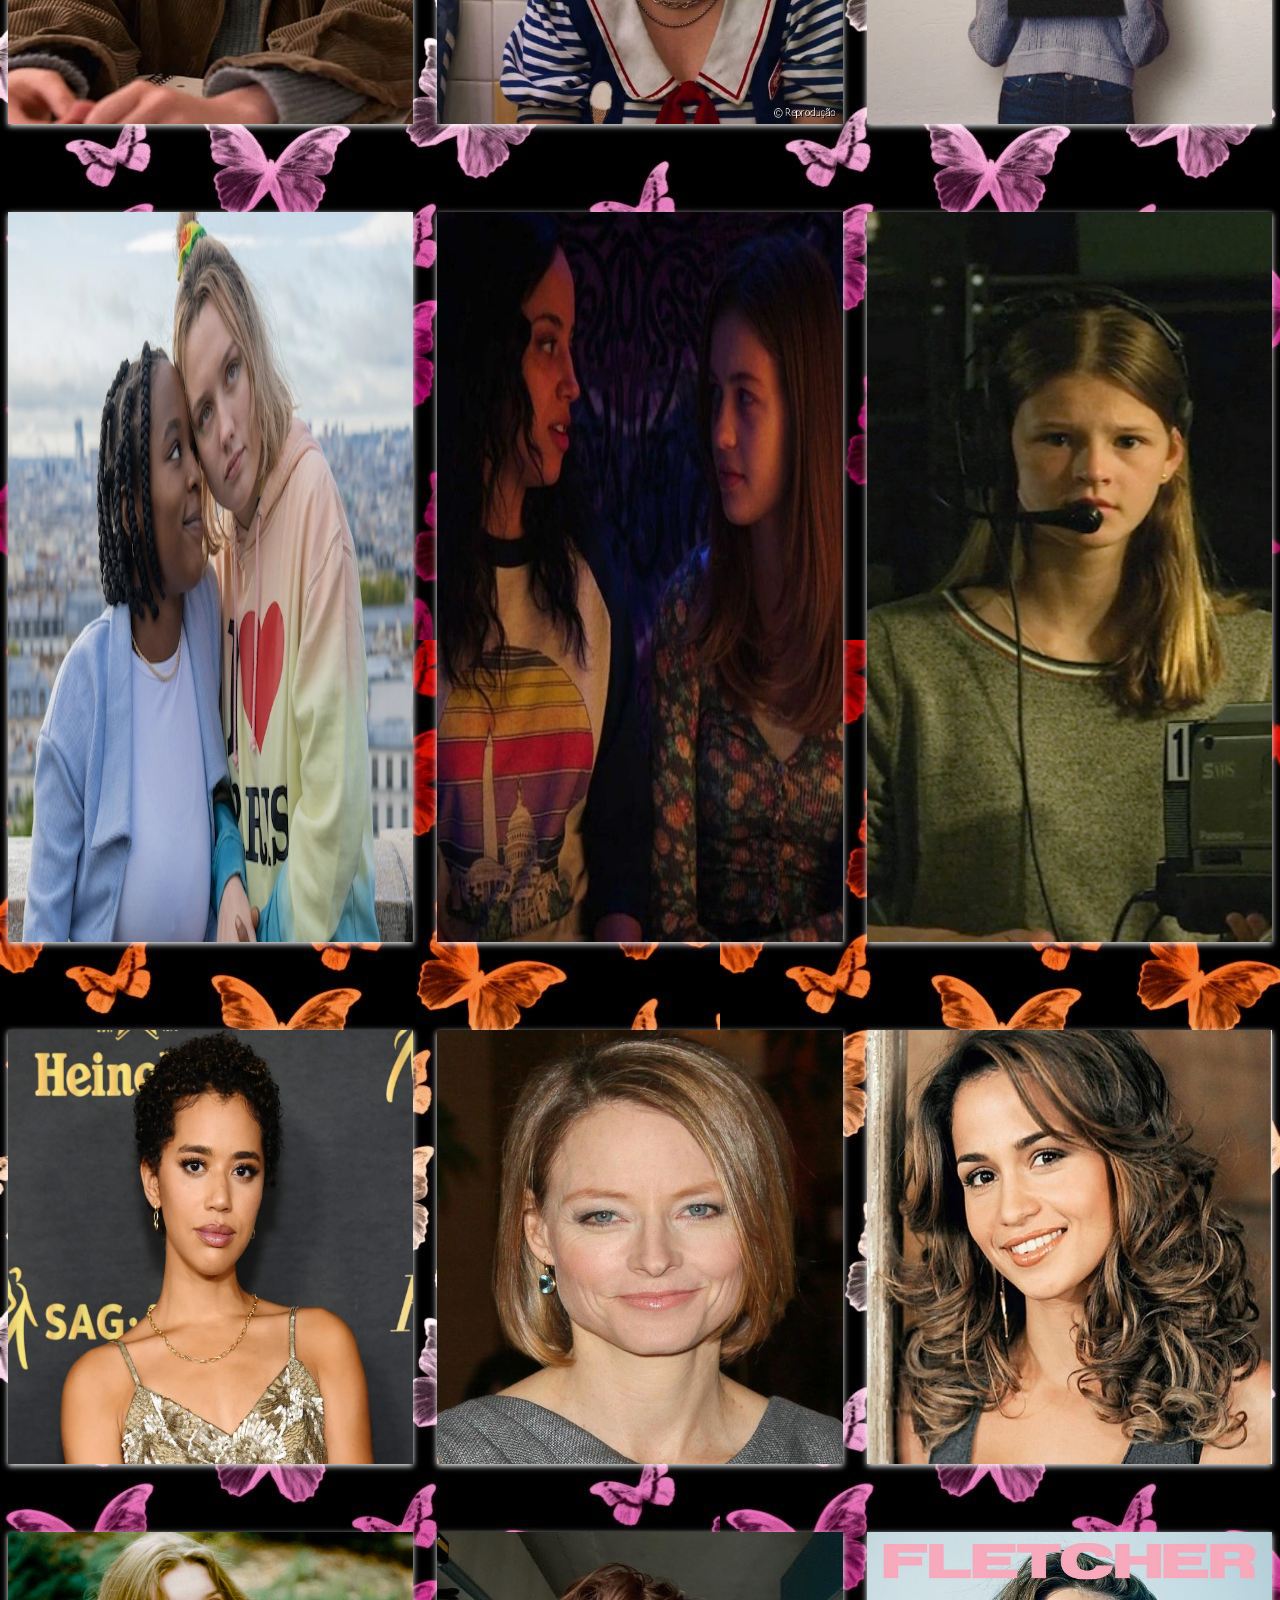
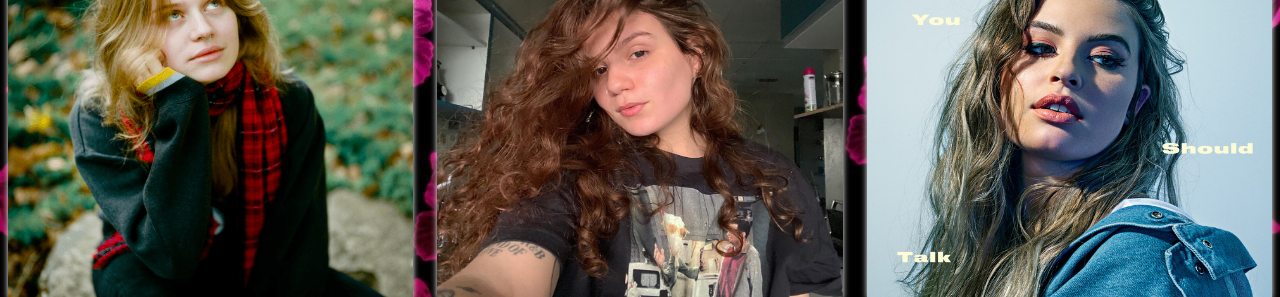
<file: site yl/galeria/galeria.html>
<!DOCTYPE html>
<html>
<head>
    <meta charset='utf-8'>
    <meta http-equiv='X-UA-Compatible' content='IE=edge'>
    <title>Galeria</title>
    <meta name='viewport' content='width=device-width, initial-scale=1'>
    <link rel='stylesheet' type='text/css' media='screen' href='galeria.css'>
</head>

<body>
    <main>
        <div class="galeria-imagens">
                    <img src="bandeira.png">
                    <img src="maxresdefault.jpg">
                    <img src="bandeira.png">
                    <img src="banner.jpeg">
                    <img src="ferro's bar.jpeg">
                    <img src="chanacomchana.jpeg">
                    <img src="protestole.jpeg">
                    <img src="safo.webp">
                    <img src="emilydickinson.jpg">
                    <img src="marcelaelisa.jpeg">
                    <img src="catradora-1.webp">
                    <img src="amityp.png">
                    <img src="ellie.webp">
                    <img src="lexa.webp">
                    <img src="velma.jpeg">
                    <img src="tonii.jpeg">
                    <img src="Shelby.webp">
                    <img src="nicole.jpg">
                    <img src="sysdney.webp">
                    <img src="robin.webp">
                    <img src="elodie.webp">
                    <img src="tara e darcy.webp">
                    <img src="samedena.jpg">
                    <img src="Kate_Messner.webp">
                    <img src="jasmins.webp">
                    <img src="jodie.webp">
                    <img src="nanacosta.jpg">
                    <img src="Girlinred.png">
                    <img src="carolbiazin.jpg">
                    <img src="fletcher.jpeg">
                  </div>
        
        </div>
        </div>
      </main>
</body>
</html>
</file>
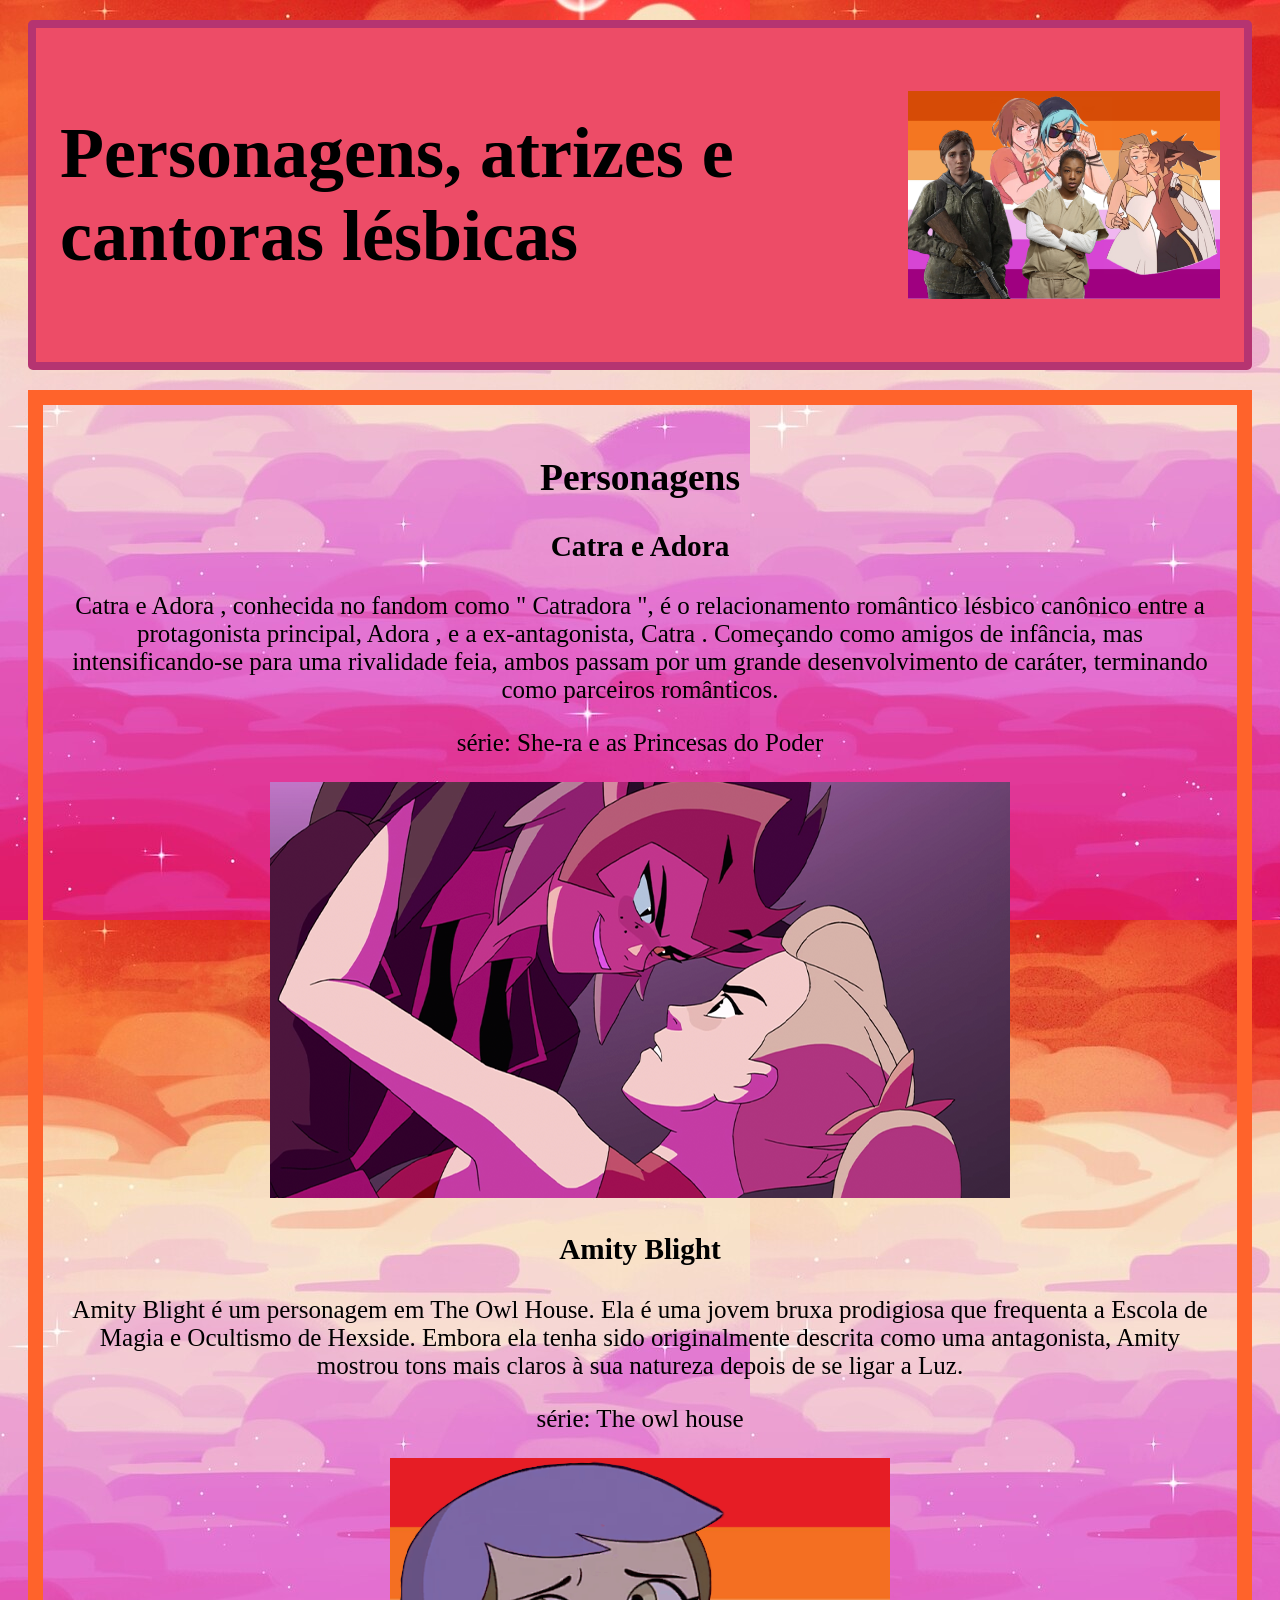
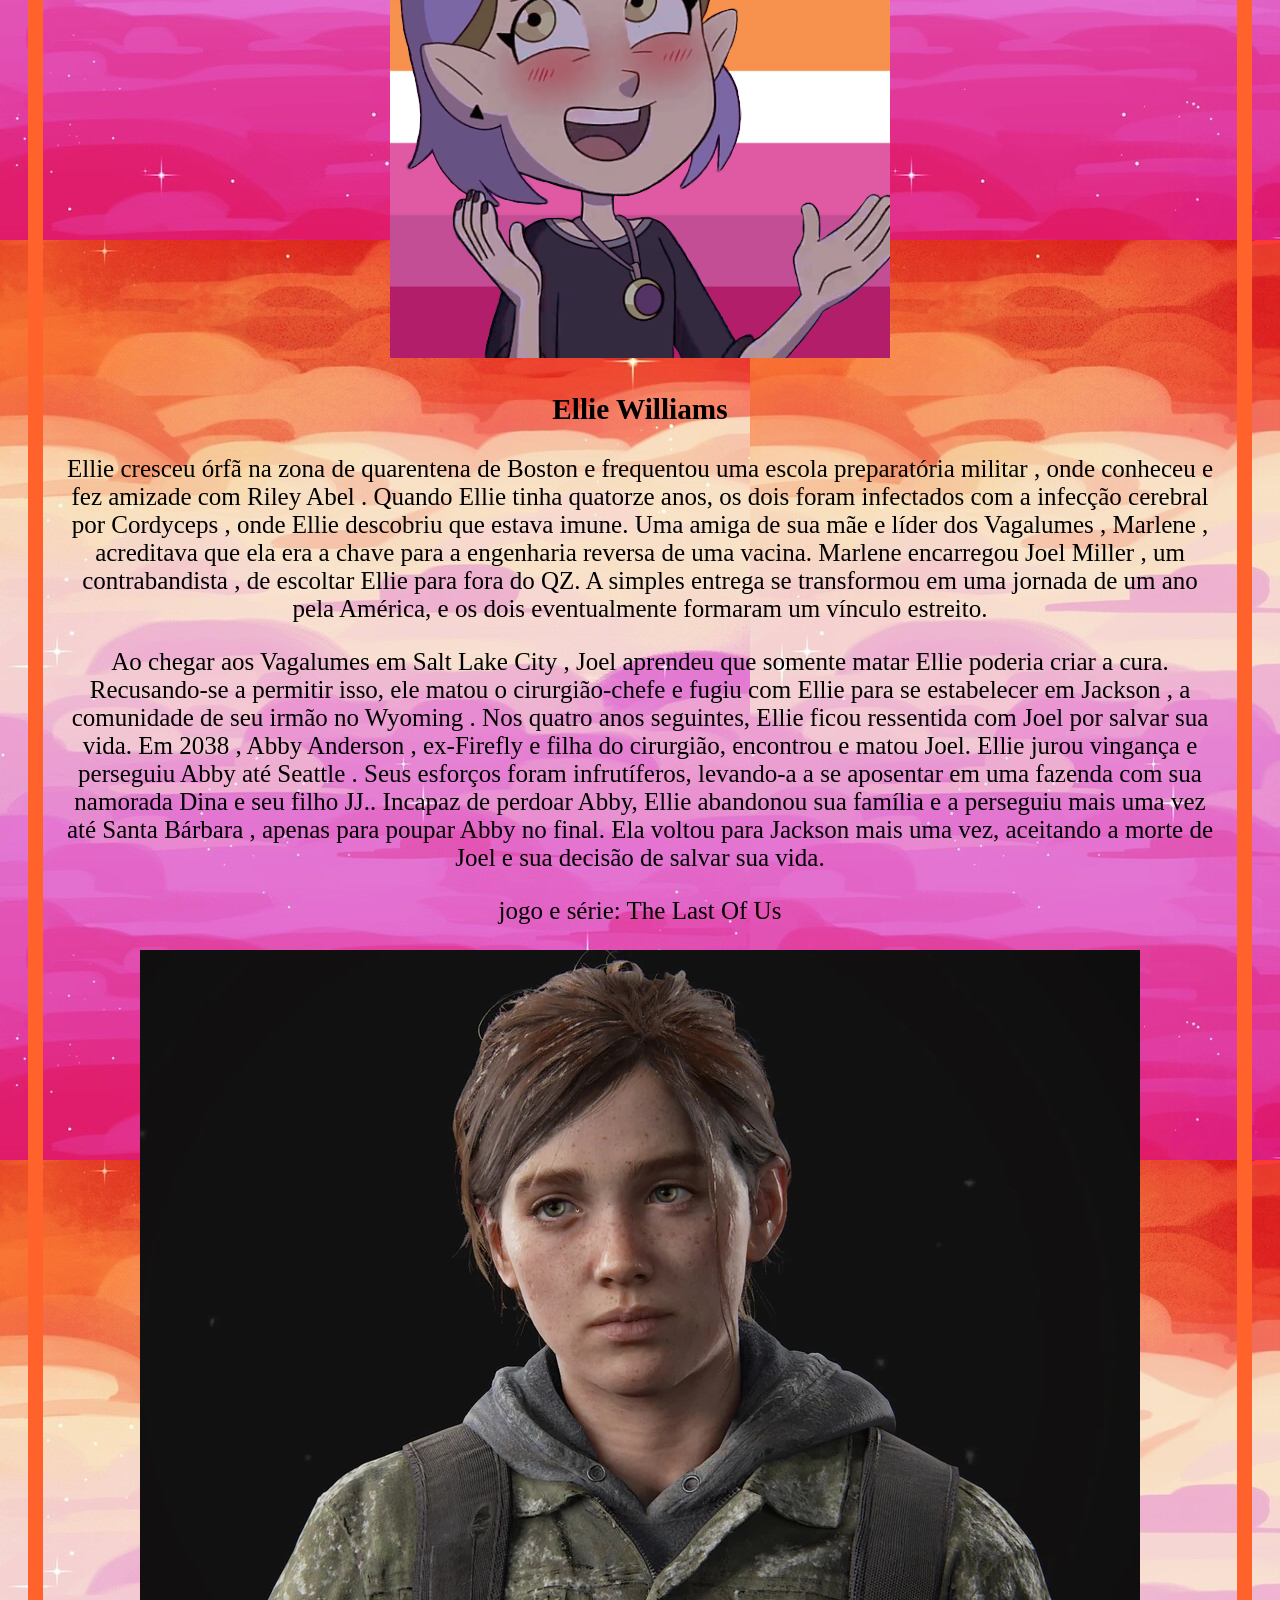
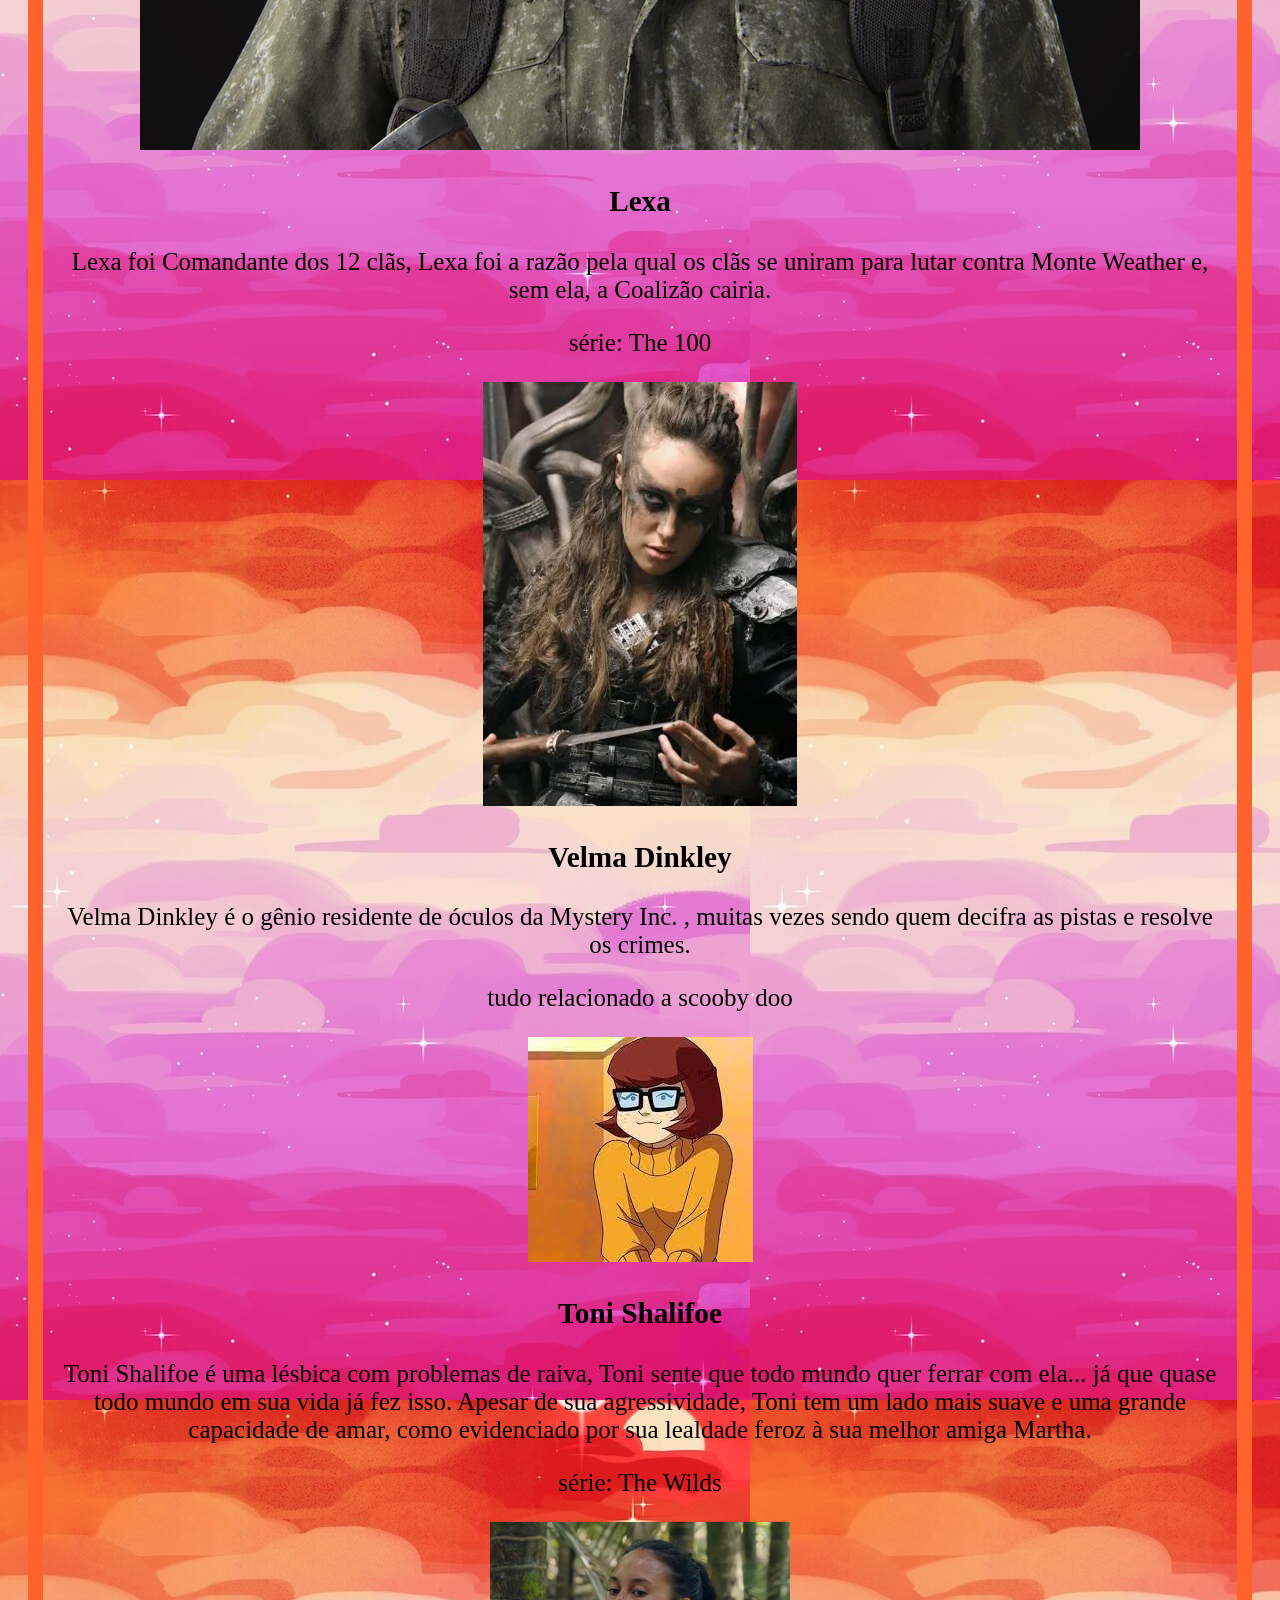
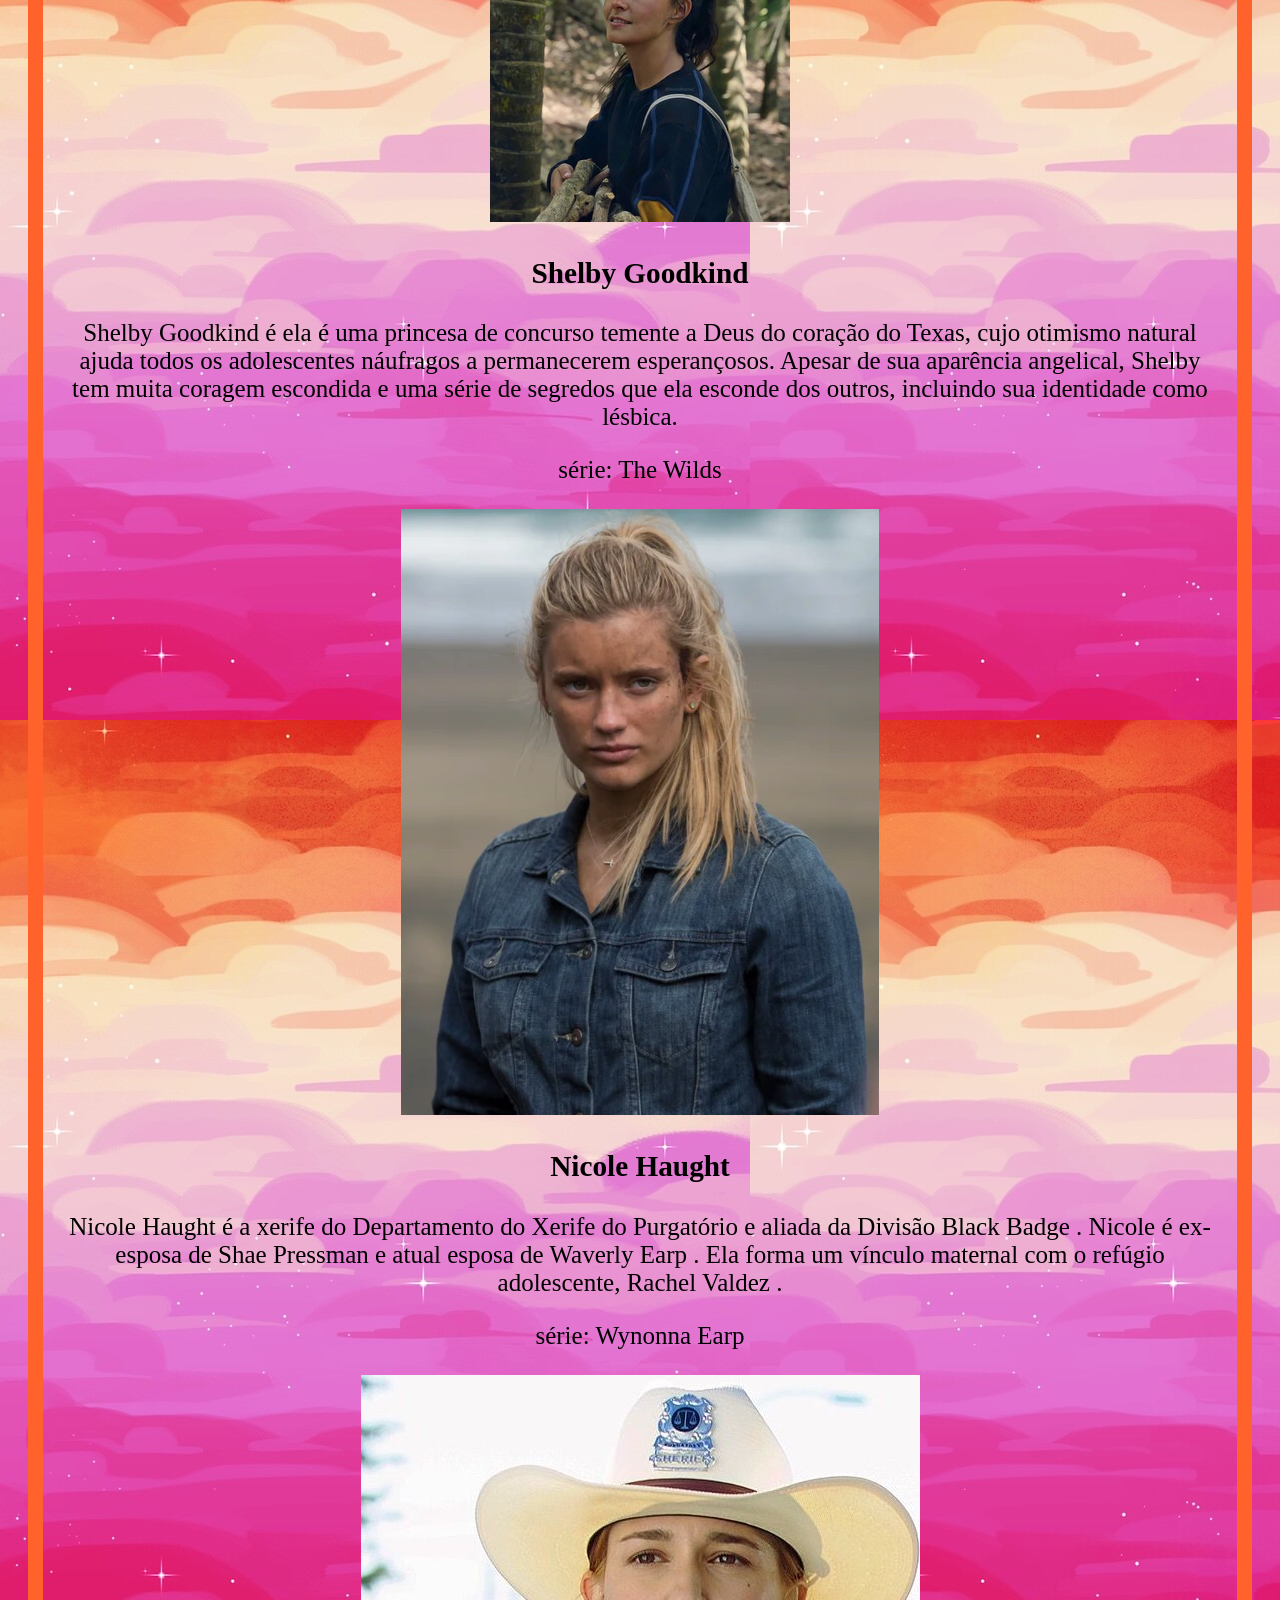
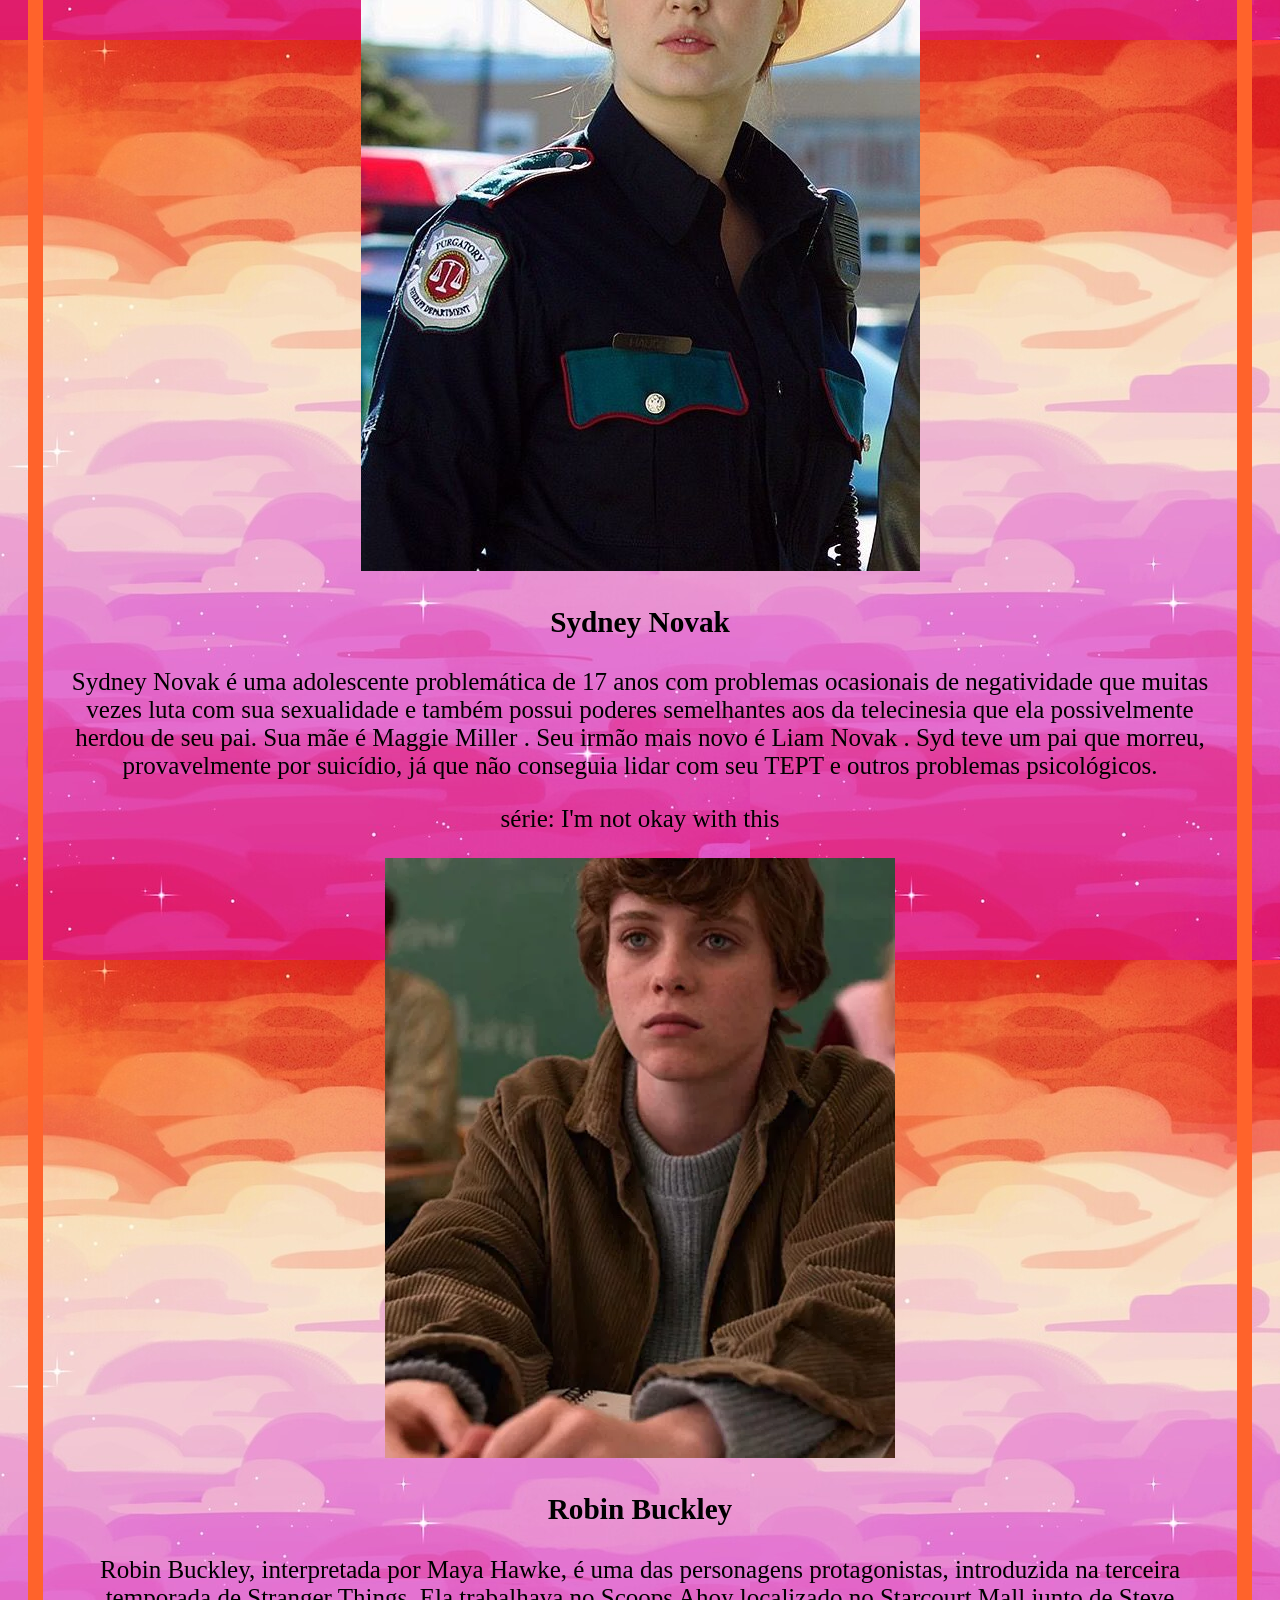
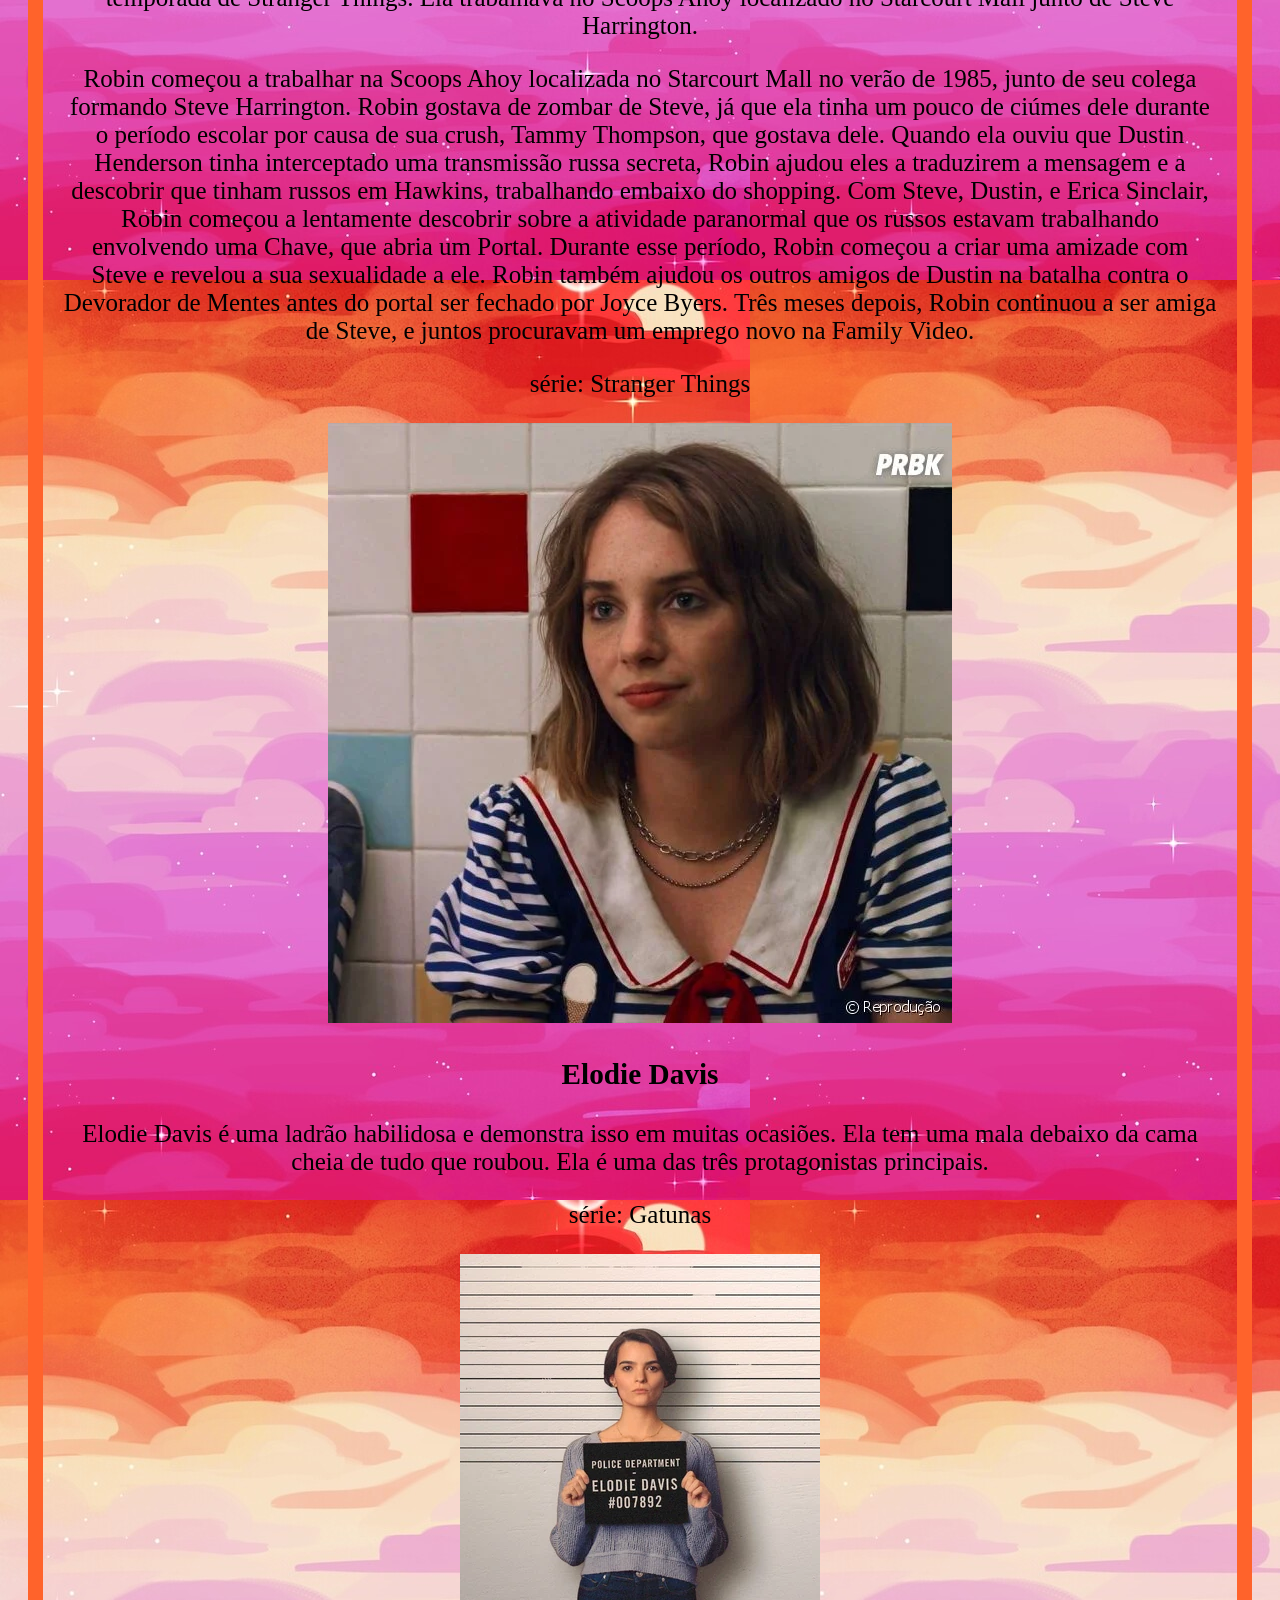
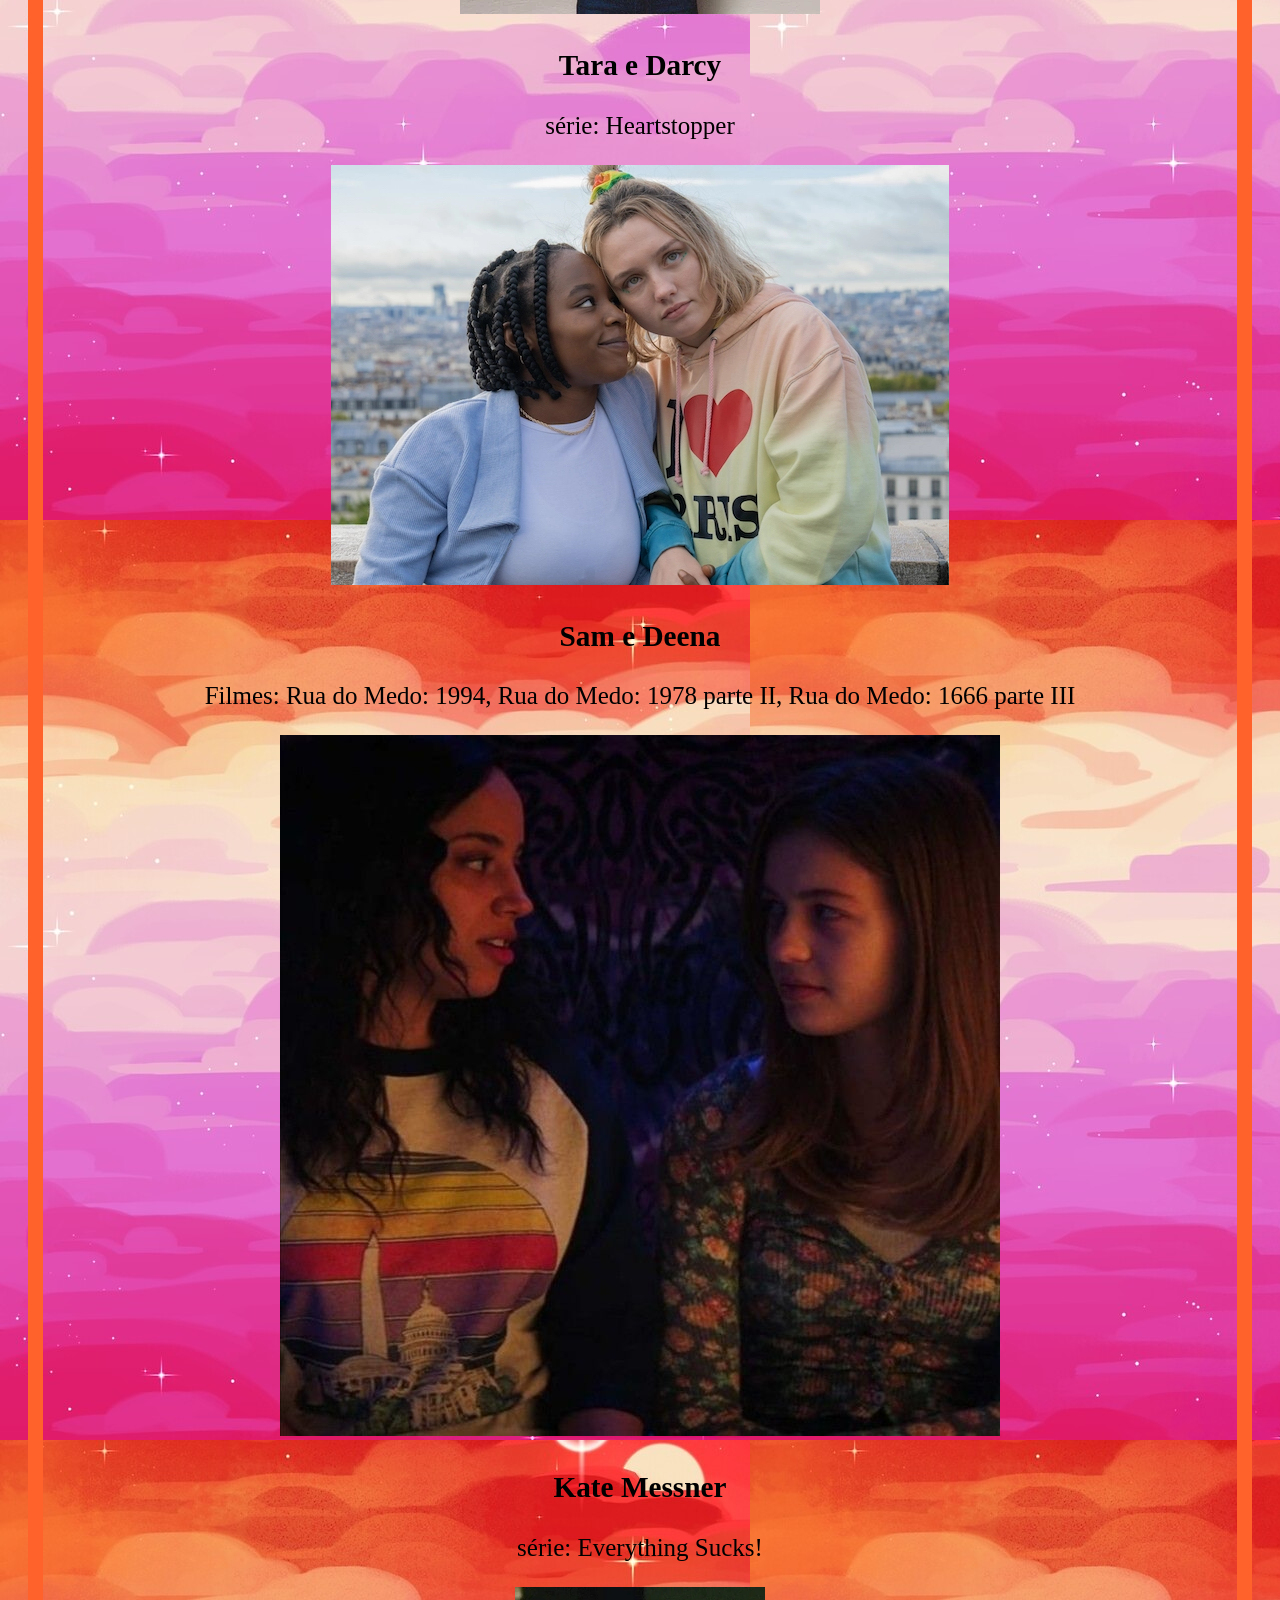
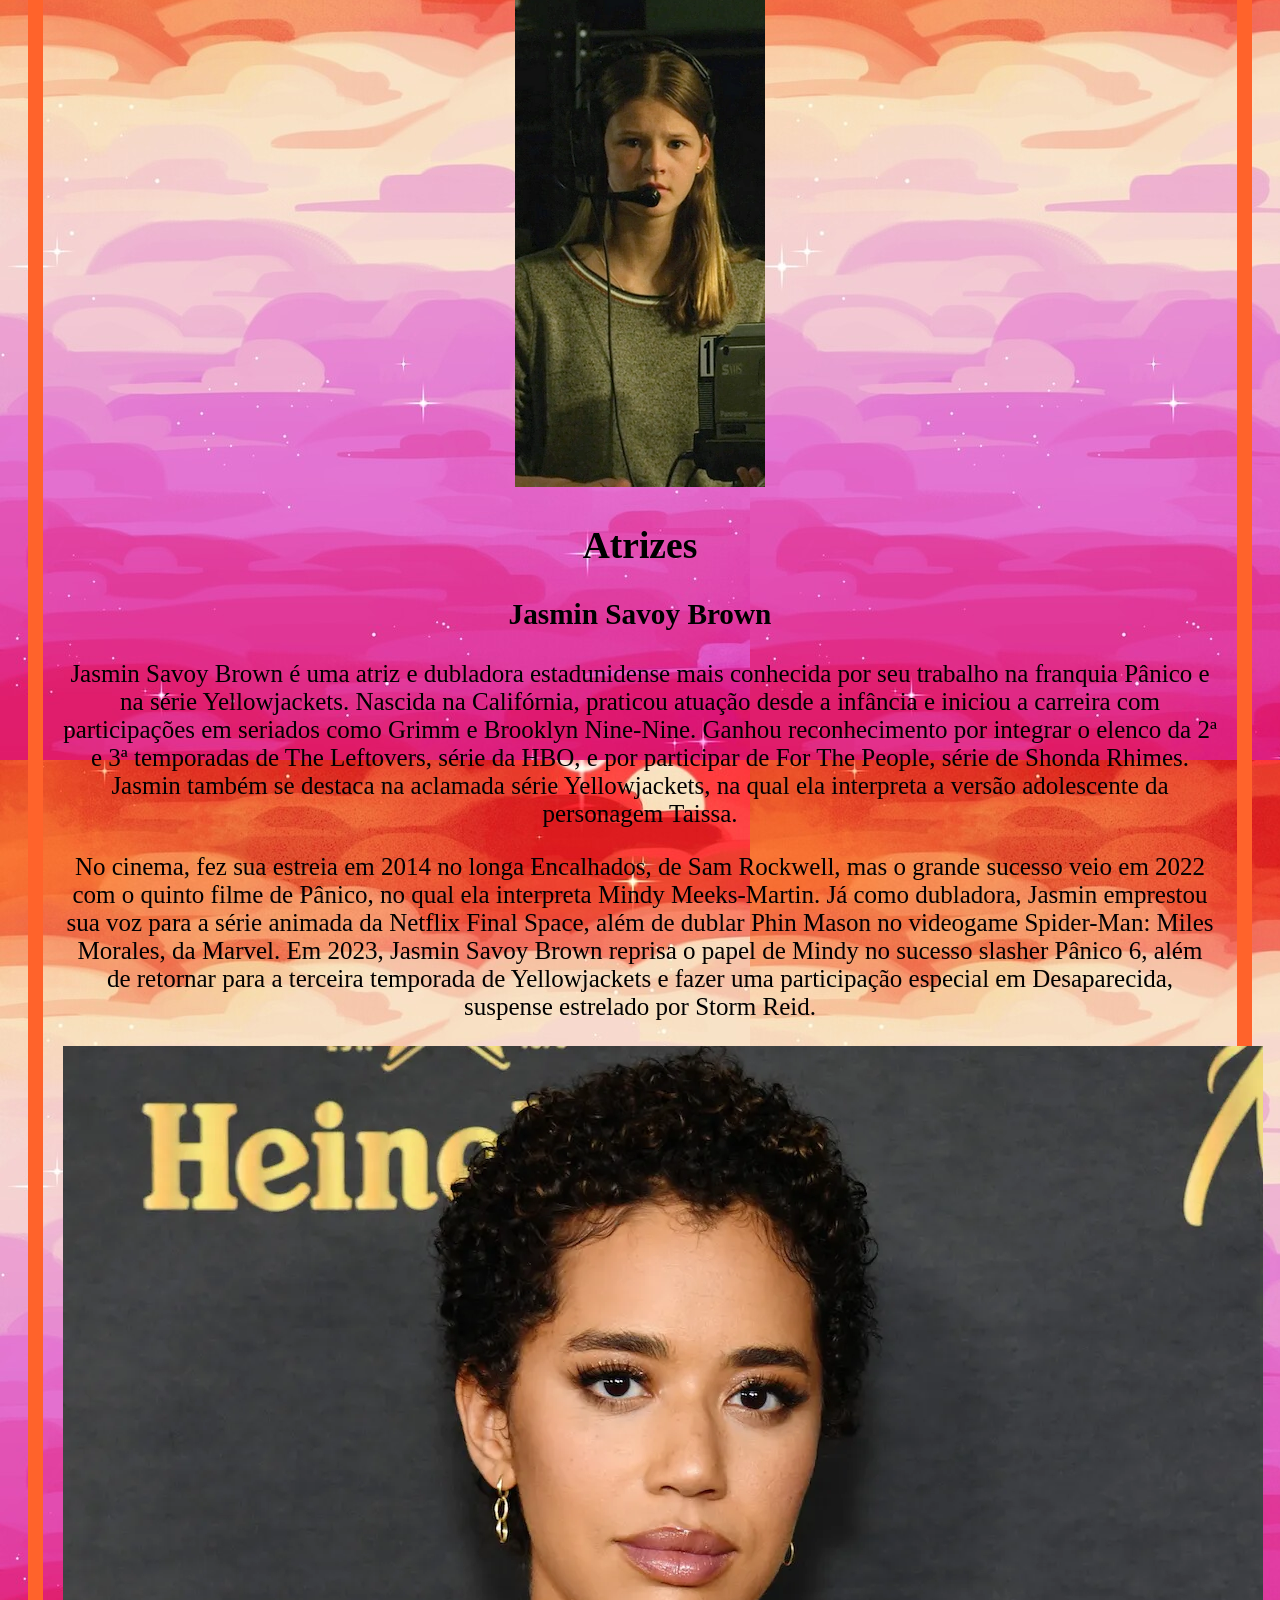
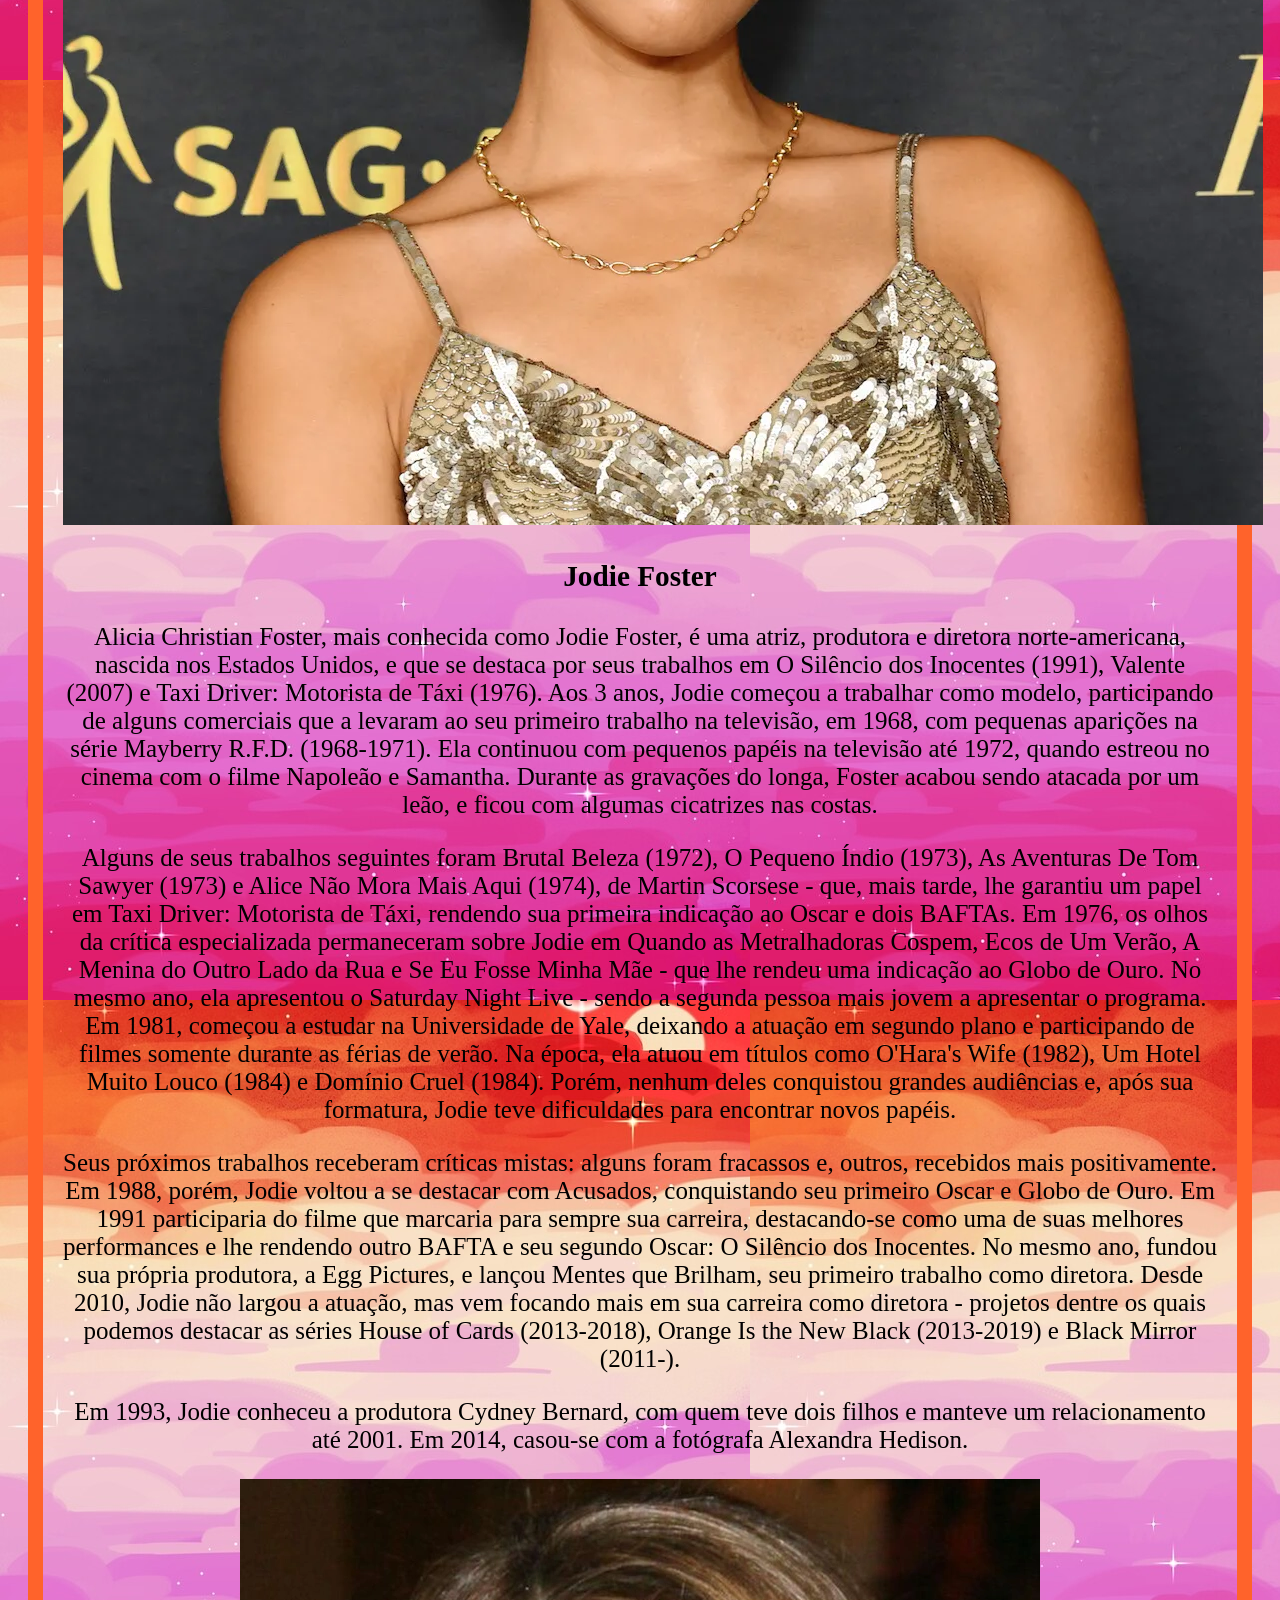
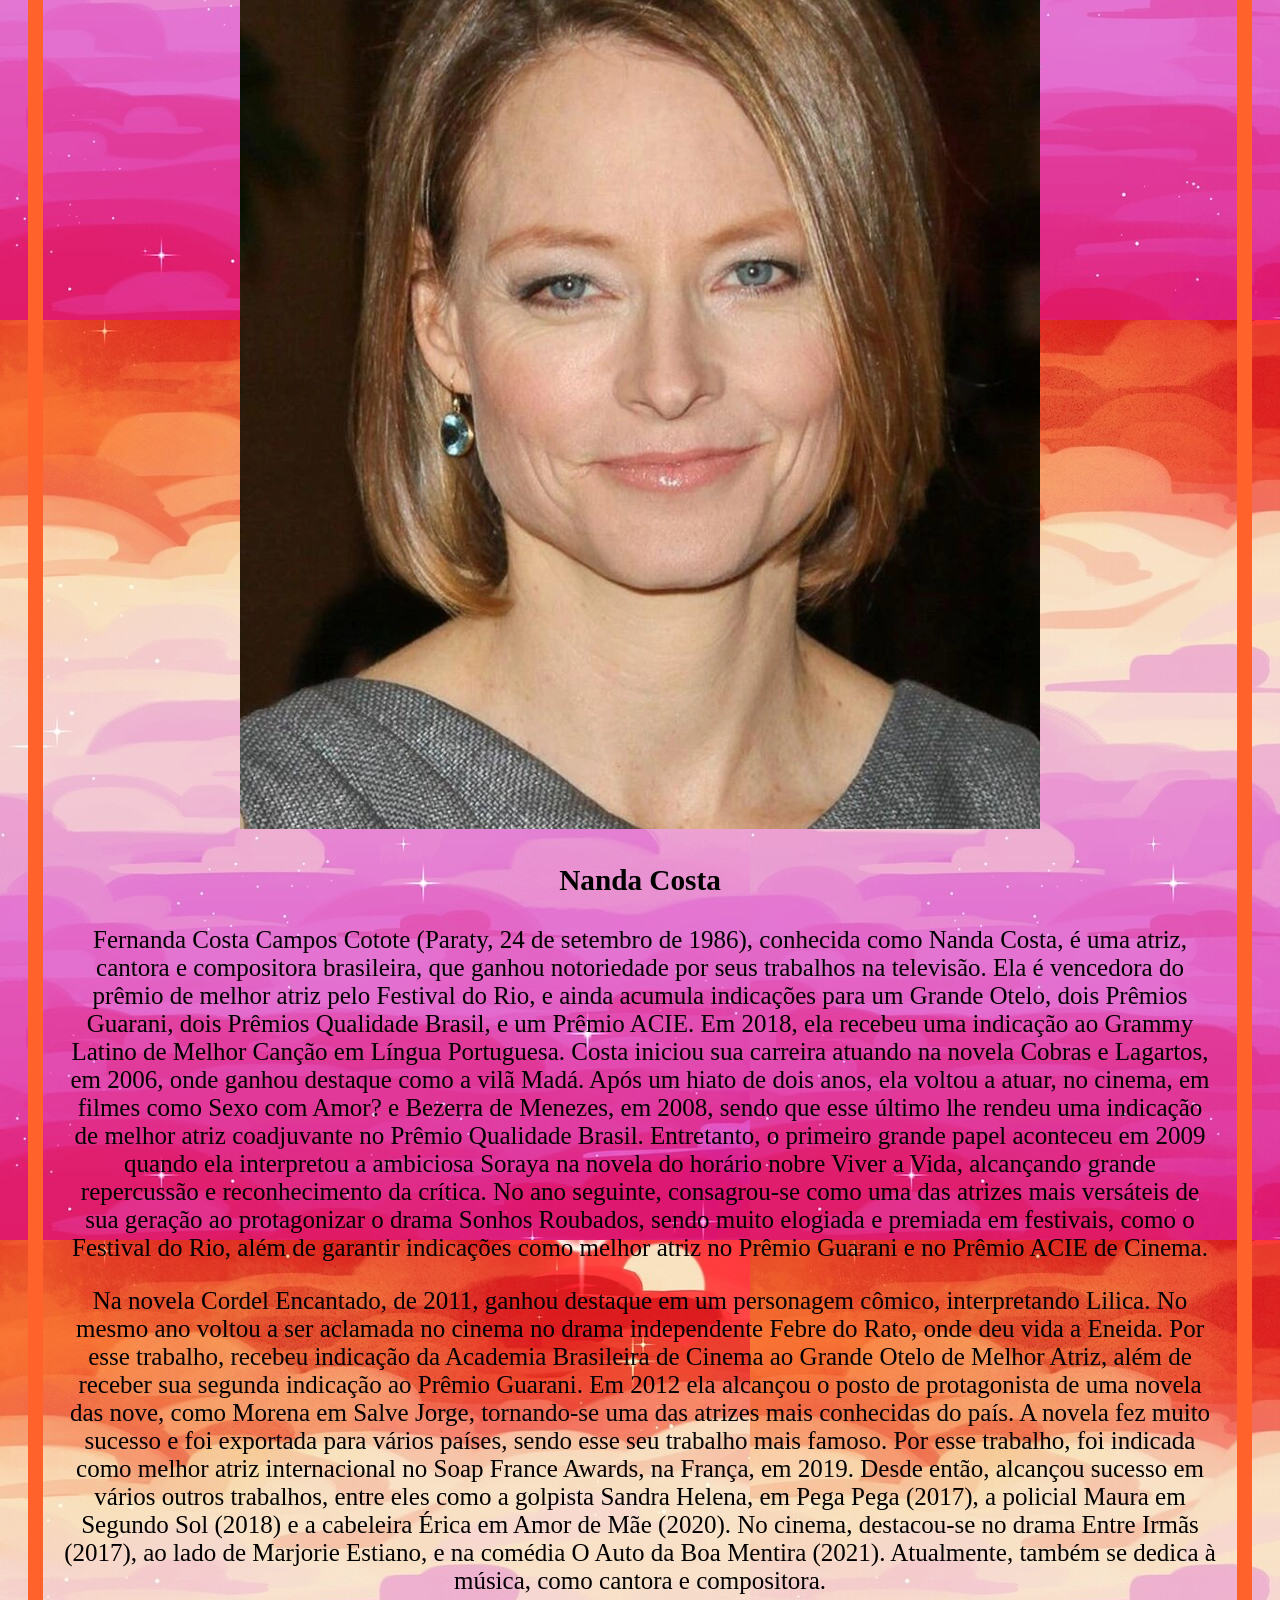
<file: site yl/personagens/personagens.html>
<!DOCTYPE html>
<html>
<head>
    <meta charset='utf-8'>
    <meta http-equiv='X-UA-Compatible' content='IE=edge'>
    <title>Personagens, atrizes e cantoras</title>
    <meta name='viewport' content='width=device-width, initial-scale=1'>
    <link rel='stylesheet' type='text/css' media='screen' href='personagens.css'>

   
</head>

<nav>
    <h1>Personagens, atrizes e cantoras lésbicas</h1>
    <img class="logo" src="pl.png" alt="" title="">
      </nav>

<div class="texto">

    <h2>Personagens</h2>

    <h3>Catra e Adora</h3>
    <p>Catra e Adora , conhecida no fandom como " Catradora ", é o relacionamento romântico lésbico canônico entre a protagonista principal, Adora , e a ex-antagonista, Catra . Começando como amigos de infância, mas intensificando-se para uma rivalidade feia, ambos passam por um grande desenvolvimento de caráter, terminando como parceiros românticos.</p>
    <p>série: She-ra e as Princesas do Poder</p>
    <img src="catradora-1.webp">

    <h3>Amity Blight</h3>
    <p>Amity Blight é um personagem em The Owl House. Ela é uma jovem bruxa prodigiosa que frequenta a Escola de Magia e Ocultismo de Hexside. Embora ela tenha sido originalmente descrita como uma antagonista, Amity mostrou tons mais claros à sua natureza depois de se ligar a Luz.</p>
    <p>série: The owl house</p>
    <img src="amityp.png">

    <h3>Ellie Williams</h3>
    <p>Ellie cresceu órfã na zona de quarentena de Boston e frequentou uma escola preparatória militar , onde conheceu e fez amizade com Riley Abel . Quando Ellie tinha quatorze anos, os dois foram infectados com a infecção cerebral por Cordyceps , onde Ellie descobriu que estava imune. Uma amiga de sua mãe e líder dos Vagalumes , Marlene , acreditava que ela era a chave para a engenharia reversa de uma vacina. Marlene encarregou Joel Miller , um contrabandista , de escoltar Ellie para fora do QZ. A simples entrega se transformou em uma jornada de um ano pela América, e os dois eventualmente formaram um vínculo estreito.</p>
    <p>Ao chegar aos Vagalumes em Salt Lake City , Joel aprendeu que somente matar Ellie poderia criar a cura. Recusando-se a permitir isso, ele matou o cirurgião-chefe e fugiu com Ellie para se estabelecer em Jackson , a comunidade de seu irmão no Wyoming . Nos quatro anos seguintes, Ellie ficou ressentida com Joel por salvar sua vida. Em 2038 , Abby Anderson , ex-Firefly e filha do cirurgião, encontrou e matou Joel. Ellie jurou vingança e perseguiu Abby até Seattle . Seus esforços foram infrutíferos, levando-a a se aposentar em uma fazenda com sua namorada Dina e seu filho JJ.. Incapaz de perdoar Abby, Ellie abandonou sua família e a perseguiu mais uma vez até Santa Bárbara , apenas para poupar Abby no final. Ela voltou para Jackson mais uma vez, aceitando a morte de Joel e sua decisão de salvar sua vida.</p>
    <p>jogo e série: The Last Of Us</p>
    <img src="ellie.webp">

    <h3>Lexa</h3>
    <p>Lexa foi Comandante dos 12 clãs, Lexa foi a razão pela qual os clãs se uniram para lutar contra Monte Weather e, sem ela, a Coalizão cairia.</p>
    <p>série: The 100</p>
    <img src="lexa.webp">

    <h3>Velma Dinkley</h3>
    <p>Velma Dinkley é o gênio residente de óculos da Mystery Inc. , muitas vezes sendo quem decifra as pistas e resolve os crimes.</p>
    <p>tudo relacionado a scooby doo</p>
    <img src="velma.jpeg">

    <h3>Toni Shalifoe</h3>
    <p>Toni Shalifoe é uma lésbica com problemas de raiva, Toni sente que todo mundo quer ferrar com ela... já que quase todo mundo em sua vida já fez isso. Apesar de sua agressividade, Toni tem um lado mais suave e uma grande capacidade de amar, como evidenciado por sua lealdade feroz à sua melhor amiga Martha.</p>
    <p>série: The Wilds</p>
    <img src="tonii.jpeg">

    <h3>Shelby Goodkind</h3>
    <p>Shelby Goodkind é ela é uma princesa de concurso temente a Deus do coração do Texas, cujo otimismo natural ajuda todos os adolescentes náufragos a permanecerem esperançosos. Apesar de sua aparência angelical, Shelby tem muita coragem escondida e uma série de segredos que ela esconde dos outros, incluindo sua identidade como lésbica.</p>
    <p>série: The Wilds</p>
    <img src="Shelby.webp">

    <h3>Nicole Haught</h3>
    <p>Nicole Haught é a xerife do Departamento do Xerife do Purgatório e aliada da Divisão Black Badge . Nicole é ex-esposa de Shae Pressman e atual esposa de Waverly Earp . Ela forma um vínculo maternal com o refúgio adolescente, Rachel Valdez .</p>
    <p>série: Wynonna Earp</p>
    <img src="nicole.jpg">

    <h3>Sydney Novak</h3>
    <p>Sydney Novak é uma adolescente problemática de 17 anos com problemas ocasionais de negatividade que muitas vezes luta com sua sexualidade e também possui poderes semelhantes aos da telecinesia que ela possivelmente herdou de seu pai. Sua mãe é Maggie Miller . Seu irmão mais novo é Liam Novak . Syd teve um pai que morreu, provavelmente por suicídio, já que não conseguia lidar com seu TEPT e outros problemas psicológicos.</p>
    <p>série: I'm not okay with this</p>
    <img src="sysdney.webp">

    <h3>Robin Buckley</h3>
    <p>Robin Buckley, interpretada por Maya Hawke, é uma das personagens protagonistas, introduzida na terceira temporada de Stranger Things. Ela trabalhava no Scoops Ahoy localizado no Starcourt Mall junto de Steve Harrington.</p>
    <p>Robin começou a trabalhar na Scoops Ahoy localizada no Starcourt Mall no verão de 1985, junto de seu colega formando Steve Harrington. Robin gostava de zombar de Steve, já que ela tinha um pouco de ciúmes dele durante o período escolar por causa de sua crush, Tammy Thompson, que gostava dele. Quando ela ouviu que Dustin Henderson tinha interceptado uma transmissão russa secreta, Robin ajudou eles a traduzirem a mensagem e a descobrir que tinham russos em Hawkins, trabalhando embaixo do shopping. Com Steve, Dustin, e Erica Sinclair, Robin começou a lentamente descobrir sobre a atividade paranormal que os russos estavam trabalhando envolvendo uma Chave, que abria um Portal. Durante esse período, Robin começou a criar uma amizade com Steve e revelou a sua sexualidade a ele. Robin também ajudou os outros amigos de Dustin na batalha contra o Devorador de Mentes antes do portal ser fechado por Joyce Byers. Três meses depois, Robin continuou a ser amiga de Steve, e juntos procuravam um emprego novo na Family Video.</p>
    <p>série: Stranger Things</p>
    <img src="robin.webp">

    <h3>Elodie Davis</h3>
    <p>Elodie Davis é uma ladrão habilidosa e demonstra isso em muitas ocasiões. Ela tem uma mala debaixo da cama cheia de tudo que roubou. Ela é uma das três protagonistas principais.</p>
    <p>série: Gatunas</p>
    <img src="elodie.webp">

    <h3>Tara e Darcy</h3>
    <p>série: Heartstopper</p>
    <img src="tara e darcy.webp">


    <h3>Sam e Deena</h3>
    <p>Filmes: Rua do Medo: 1994, Rua do Medo: 1978 parte II, Rua do Medo: 1666 parte III</p>
    <img src="samedena.jpg">

    <h3>Kate Messner</h3>
    <p>série: Everything Sucks!</p>
    <img src="Kate_Messner.webp">




    <h2>Atrizes</h2>

    <h3>Jasmin Savoy Brown</h3>
    <p>Jasmin Savoy Brown é uma atriz e dubladora estadunidense mais conhecida por seu trabalho na franquia Pânico e na série Yellowjackets. Nascida na Califórnia, praticou atuação desde a infância e iniciou a carreira com participações em seriados como Grimm e Brooklyn Nine-Nine. Ganhou reconhecimento por integrar o elenco da 2ª e 3ª temporadas de The Leftovers, série da HBO, e por participar de For The People, série de Shonda Rhimes. Jasmin também se destaca na aclamada série Yellowjackets, na qual ela interpreta a versão adolescente da personagem Taissa.</p>
    <p>No cinema, fez sua estreia em 2014 no longa Encalhados, de Sam Rockwell, mas o grande sucesso veio em 2022 com o quinto filme de Pânico, no qual ela interpreta Mindy Meeks-Martin. Já como dubladora, Jasmin emprestou sua voz para a série animada da Netflix Final Space, além de dublar Phin Mason no videogame Spider-Man: Miles Morales, da Marvel. Em 2023, Jasmin Savoy Brown reprisa o papel de Mindy no sucesso slasher Pânico 6, além de retornar para a terceira temporada de Yellowjackets e fazer uma participação especial em Desaparecida, suspense estrelado por Storm Reid.</p>
    <img src="jasmins.webp">

    <h3>Jodie Foster</h3>
    <p>Alicia Christian Foster, mais conhecida como Jodie Foster, é uma atriz, produtora e diretora norte-americana, nascida nos Estados Unidos, e que se destaca por seus trabalhos em O Silêncio dos Inocentes (1991), Valente (2007) e Taxi Driver: Motorista de Táxi (1976). Aos 3 anos, Jodie começou a trabalhar como modelo, participando de alguns comerciais que a levaram ao seu primeiro trabalho na televisão, em 1968, com pequenas aparições na série Mayberry R.F.D. (1968-1971). Ela continuou com pequenos papéis na televisão até 1972, quando estreou no cinema com o filme Napoleão e Samantha. Durante as gravações do longa, Foster acabou sendo atacada por um leão, e ficou com algumas cicatrizes nas costas.</p>
    <p>Alguns de seus trabalhos seguintes foram Brutal Beleza (1972), O Pequeno Índio (1973), As Aventuras De Tom Sawyer (1973) e Alice Não Mora Mais Aqui (1974), de Martin Scorsese - que, mais tarde, lhe garantiu um papel em Taxi Driver: Motorista de Táxi, rendendo sua primeira indicação ao Oscar e dois BAFTAs. Em 1976, os olhos da crítica especializada permaneceram sobre Jodie em Quando as Metralhadoras Cospem, Ecos de Um Verão, A Menina do Outro Lado da Rua e Se Eu Fosse Minha Mãe - que lhe rendeu uma indicação ao Globo de Ouro. No mesmo ano, ela apresentou o Saturday Night Live - sendo a segunda pessoa mais jovem a apresentar o programa. Em 1981, começou a estudar na Universidade de Yale, deixando a atuação em segundo plano e participando de filmes somente durante as férias de verão. Na época, ela atuou em títulos como O'Hara's Wife (1982), Um Hotel Muito Louco (1984) e Domínio Cruel (1984). Porém, nenhum deles conquistou grandes audiências e, após sua formatura, Jodie teve dificuldades para encontrar novos papéis.</p>
    <p>Seus próximos trabalhos receberam críticas mistas: alguns foram fracassos e, outros, recebidos mais positivamente. Em 1988, porém, Jodie voltou a se destacar com Acusados, conquistando seu primeiro Oscar e Globo de Ouro. Em 1991 participaria do filme que marcaria para sempre sua carreira, destacando-se como uma de suas melhores performances e lhe rendendo outro BAFTA e seu segundo Oscar: O Silêncio dos Inocentes. No mesmo ano, fundou sua própria produtora, a Egg Pictures, e lançou Mentes que Brilham, seu primeiro trabalho como diretora. Desde 2010, Jodie não largou a atuação, mas vem focando mais em sua carreira como diretora - projetos dentre os quais podemos destacar as séries House of Cards (2013-2018), Orange Is the New Black (2013-2019) e Black Mirror (2011-).</p>
    <p>Em 1993, Jodie conheceu a produtora Cydney Bernard, com quem teve dois filhos e manteve um relacionamento até 2001. Em 2014, casou-se com a fotógrafa Alexandra Hedison.</p>
    <img src="jodie.webp">

    <h3>Nanda Costa</h3>
    <p>Fernanda Costa Campos Cotote (Paraty, 24 de setembro de 1986), conhecida como Nanda Costa, é uma atriz, cantora e compositora brasileira, que ganhou notoriedade por seus trabalhos na televisão. Ela é vencedora do prêmio de melhor atriz pelo Festival do Rio, e ainda acumula indicações para um Grande Otelo, dois Prêmios Guarani, dois Prêmios Qualidade Brasil, e um Prêmio ACIE. Em 2018, ela recebeu uma indicação ao Grammy Latino de Melhor Canção em Língua Portuguesa. Costa iniciou sua carreira atuando na novela Cobras e Lagartos, em 2006, onde ganhou destaque como a vilã Madá. Após um hiato de dois anos, ela voltou a atuar, no cinema, em filmes como Sexo com Amor? e Bezerra de Menezes, em 2008, sendo que esse último lhe rendeu uma indicação de melhor atriz coadjuvante no Prêmio Qualidade Brasil. Entretanto, o primeiro grande papel aconteceu em 2009 quando ela interpretou a ambiciosa Soraya na novela do horário nobre Viver a Vida, alcançando grande repercussão e reconhecimento da crítica. No ano seguinte, consagrou-se como uma das atrizes mais versáteis de sua geração ao protagonizar o drama Sonhos Roubados, sendo muito elogiada e premiada em festivais, como o Festival do Rio, além de garantir indicações como melhor atriz no Prêmio Guarani e no Prêmio ACIE de Cinema.</p>
    <p>Na novela Cordel Encantado, de 2011, ganhou destaque em um personagem cômico, interpretando Lilica. No mesmo ano voltou a ser aclamada no cinema no drama independente Febre do Rato, onde deu vida a Eneida. Por esse trabalho, recebeu indicação da Academia Brasileira de Cinema ao Grande Otelo de Melhor Atriz, além de receber sua segunda indicação ao Prêmio Guarani. Em 2012 ela alcançou o posto de protagonista de uma novela das nove, como Morena em Salve Jorge, tornando-se uma das atrizes mais conhecidas do país. A novela fez muito sucesso e foi exportada para vários países, sendo esse seu trabalho mais famoso. Por esse trabalho, foi indicada como melhor atriz internacional no Soap France Awards, na França, em 2019. Desde então, alcançou sucesso em vários outros trabalhos, entre eles como a golpista Sandra Helena, em Pega Pega (2017), a policial Maura em Segundo Sol (2018) e a cabeleira Érica em Amor de Mãe (2020). No cinema, destacou-se no drama Entre Irmãs (2017), ao lado de Marjorie Estiano, e na comédia O Auto da Boa Mentira (2021). Atualmente, também se dedica à música, como cantora e compositora.</p>
    <img src="nanacosta.jpg">


    <h2>Cantoras</h2>

    <h3>Girl in red</h3>
    <p>Marie Ulven Ringheim (nascida em 16 de fevereiro de 1999), conhecida profissionalmente como girl in red, é uma cantora e compositora indie pop norueguesa . Seu single "i wanna be your girlfriend" ganhou mais de 30 milhões de streams no Spotify, e foi listado no nono lugar na lista do The New York Times de "As 68 melhores músicas de 2018". Desde 2018, Ringheim lançou duas peças estendidas de seu estúdio e acumulou mais de 3 milhões de streamers mensais no Spotify.</p>
    <p>Ringheim foi nomeada uma "estranha ícone" pela revista Paper, e um "fenômeno" que é "um das mais astutas e singer-songwriters emocionantes que trabalham no mundo da música da guitarra" pela New York Times. Ela é conhecida por atrair jovens adolescentes com seus "hinos pop sobre quarto romance estranho e saúde mental". Sua música, feita a partir do conforto de seu quarto, acumulou mais de 150 milhões de streams em outubro de 2019. Desde 2019, Ringheim realiza duas turnês na América do Norte e duas na Europa, e tem realizada em festivais como Lowlands, e Øyafestivalen. Ela foi nomeada pela NME como "uma das artistas mais badalados do The Great Escape" em 2019.</p>
   <img src="Girlinred.png">
   
    <h3>Carol Biazin</h3>
    <p>Carol Biazin é uma das grandes potências em ascensão no pop nacional. Com um álbum de estúdio e dois EPs, conquistou um público fiel em apenas cinco anos de carreira. Sua discografia soma 25 milhões de reproduções no Spotify e mais de 100 milhões de views, entre videoclipes, covers e apresentações ao vivo. Nascida e criada no interior do Paraná, Carol chegou à final do The Voice Brasil, em 2017. Meses depois, Carol fez sua estreia nas plataformas digitais com a faixa “Você Tem”, parceria com Dreicon, e o single “Talvez”, sua primeira canção solo, cujo clipe foi eleito o melhor do ano pelo público nas redes sociais do TVZ. Seu primeiro EP intitulado “S” (2019) teve sua produção assinada pela Head Media, com quem criou sua identidade sonora, unindo o R&B ao pop. “S” antecede o álbum de estreia de Carol, “Beijo de Judas” (2020), que conta com parcerias com Luísa Sonza, Vitão, Dilsinho e Gloria Groove.</p>
    <p>Multi-instrumentista, Carol também é um talento na composição, tendo escrito diversas letras do cenário pop brasileiro para cantores como Vitão, Anitta, Rouge, Negra Li e Luísa Sonza. Em 2022, assinou contrato com a Universal Music Brasil e lançou seu primeiro projeto audiovisual, “Beijo De Judas (Ao Vivo)”, com produção feita 100% por mulheres. Além de vencer uma categoria do MTV MIAW 2022, Carol Biazin apresenta os singles GAROTA INFERNAL e BRINCA COM A… preparando lançamentos marcantes e versáteis, aplicando ao máximo seu potencial como cantora, compositora e performer.</p>
    <img src="carolbiazin.jpg">

    <h3>FLETCHER</h3>
    <p>Cari Elise Fletcher (nascida em 19 de março de 1994), conhecida como FLETCHER, é uma cantora e compositora americana. Ela fez sua estréia como atriz em 2010 como o papel principal de Katie Howard no filme How Katie Howard Found Herself. Ela fez o teste para a primeira temporada do The X Factor e competiu como parte do grupo Lakoda Rayne. Seu single de estréia, "War Paint", foi lançado em 17 de junho de 2015.</p>
    <p>Fofoca agora, Fletcher namorou Shannon Beveridge, atriz do videoclipe de "Wasted Youth", desde o final de 2016 até o inicio de 2020. Elas terminaram no inicio da pandemia, e por essa questão de isolamenyo elas continuaram morando juntas, isso causou muitas recaídas e o albúm "The S(ex) Tapes".</p>
    <p>E ano passado(2022) Shannon começou a namorar a Becky, e então foi lançado o single "Becky's so hot"</p>
    <p>FLETCHER disse: “Eu escrevi ‘Becky’s So Hot’ há alguns anos, depois que eu estava ‘stalkeando’ no Instagram a nova namorada da minha ex enquanto estava no estúdio. Acidentalmente, eu curti de uma foto dela vestindo uma camiseta vintage da minha ex, uma que eu já usei antes. As complexidades de seguir em frente era algo que eu queria explorar e parecia mais interessante para mim escrever algo sobre a perspectiva de admirá-la; algo como ‘droga… meio que dói que ela seja tão gostosa, mas eu não posso nem ficar brava com isso porque eu entendo… ela é gostosa’”.</p>
    <img src="fletcher.jpeg">

 </div>

<body>
    
</body>
</html>
</file>
<file: Nova pasta/main.css>
body{
   box-sizing: border-box;
   margin: 0;
   height: 100vh;
   border: 12px solid whitesmoke;
   background-color: black;
   display: flex;
   justify-content: center;
   align-items: center;
 }
 
 div.genius{
    background-color: gray;
    border: 12px solid gray;
    width: 80vmin;
    height: 80vmin;
    display: grid;
    grid-template-columns: 1fr 1fr;
    grid-template-rows: 1fr 1fr;
    padding: 1rem;
    gap: 1rem;
    border-radius: 50%;
    overflow: hidden;
    position: relative;
 }

 div.genius>* :not(.pontuacao){

   cursor: pointer;
 }


 div.genius > :nth-child(1){
    border-radius: 100% 0 0 0;
    background-color: darkgreen;
 }
 div.genius > :nth-child(1).on,
 div.genius > :nth-child(1):hover {
   border-radius: 100% 0 0 0;
   background-color: green;
}

 
 div.genius > :nth-child(2){
    border-radius: 0 100% 0 0;
    background-color: darkred;
 }
 div.genius > :nth-child(2).on,
 div.genius > :nth-child(2):hover{
   border-radius: 0 100% 0 0;
   background-color: red;
}

 div.genius > :nth-child(3){
    border-radius: 0 0 0 100%;
    background-color: orange;
 }
 div.genius > :nth-child(3).on,
 div.genius > :nth-child(3):hover{
   border-radius: 0 0 0 100%;
   background-color: yellow;
}


 div.genius > :nth-child(4){
    border-radius:  0 0 100% 0;
    background-color: darkblue;
 }
 div.genius > :nth-child(4).on,
 div.genius > :nth-child(4):hover{
   border-radius:  0 0 100% 0;
   background-color: blue;
}


 div.pontuacao{
    background-color: gray;
    position: absolute;
    inset: 30%;
    border-radius: 50% 50% 50% 50%;
 }
</file>
<file: quiz yl/main.css>
@import url('https://fonts.googleapis.com/css2?family=Preahvihear&display=swap');
* {
    margin: 0;
    padding: 0;
    box-sizing: border-box;
    font-family: 'Preahvihear', sans-serif;
}

body {
    display: flex;
    height: 100vh;
    justify-content: center;
    align-items: center;
    background-color: #FF8C3A ;
}

main {
    background-color: #FFFFFF;
    border-radius: 10px;
    padding: 3rem;
    width: 100%;
    max-width: 600px;
    max-height: 600px;
}

.quiz {
    display: flex;
    flex-direction: column;
    width: 100%;
    gap: 1rem;
}

button {
    width: 100%;
    text-align: center;
    padding: 1px;
    margin: 5px;
    gap: 1rem;
    border: none;
    border-radius: 5px;
    cursor: pointer;
    background-color:#F14EA6 ;
    font-size: 15px;
    transition: 0.4s;
}

button:hover {
    animation: alternate;
    background-color:palevioletred;
}


.modal-finish {
  
    display: flex;
    position: fixed;
    inset: 0;
    justify-content: center;
    align-items: center;
    flex-direction: column;
    background-color: rgba(0 0 0 / .9);
    color: #FFFFFF;
    font-size: 2rem;
    opacity: 0;
    visibility: hidden;
    transition: .4s;
  }
  
  .modal-finish.open {
    opacity: 4;
    visibility: visible;
  }

  #win {
    height: 150px;
  }

  .btn {
 
    width: 200px;
    font-size: 1.3rem;
  }
</file>
<file: meu site - Copia/galeria.css>
.galeria-imagens {
    display: grid;
    grid-template-columns: repeat(3,1fr);
    grid-template-rows: repeat(3,1fr);
    position: relative;
    height: 150vh;
    width: 100%;
    gap: 1.5rem;
    margin: auto;
    place-items: center;
    margin-bottom: 200vh;
    cursor: pointer;
}


.galeria-imagens img{
    height: 90%;
    width: 100%; 
    box-shadow: 0px 2px 6px white;
}
</file>
<file: meu site - Copia/historia.css>
body > .texto {
    /* background-image: url("bandeira.png"); */
    font-size: 21px;
    text-align: center;
    justify-content: center;
    align-items: center;
    flex: none;
    padding: 20px;
    margin: 20px;
    border-top: 15px solid rgb(255, 99, 43);
    border-right: 15px solid rgb(255, 99, 43);
    border-bottom: 15px solid rgb(255, 99, 43);
    border-left: 15px solid rgb(255, 99, 43);

  }
</file>
<file: site yl/curiosidades.css>
:root {
    --nav-background: #ED4C67;
    --nav-border: .5rem solid #B53471;
  }
  
  nav {
    display: flex;
    justify-content: space-between;
    align-items: center;
    border: var(--nav-border);
    background: var(--nav-background);
    border-radius: 5px;
    font-size: 3rem;
    padding: .5em;
    margin: 20px;
  }
  
  
  nav > .logo {
    height: 13rem;
  }
  
  
  body > .texto {
      /* background-image: url("bandeira.png"); */
      font-size: 25px;
      text-align: center;
      justify-content: center;
      align-items: center;
      flex: none;
      padding: 20px;
      margin: 20px;
      border-top: 15px solid rgb(255, 99, 43);
      border-right: 15px solid rgb(255, 99, 43);
      border-bottom: 15px solid rgb(255, 99, 43);
      border-left: 15px solid rgb(255, 99, 43);
  
    }

    body  {
      background-image: url("horizonte.jpg"); 
      
    }
</file>
<file: site yl/historia.css>
:root {
  --nav-background: #ED4C67;
  --nav-border: .5rem solid #B53471;
}

nav {
  display: flex;
  justify-content: space-between;
  align-items: center;
  border: var(--nav-border);
  background: var(--nav-background);
  border-radius: 5px;
  font-size: 3rem;
  padding: .5em;
  margin: 20px;
}


nav > .logo {
  height: 13rem;
}


body > .texto {
    /* background-image: url("bandeira.png"); */
    font-size: 25px;
    text-align: center;
    justify-content: center;
    align-items: center;
    flex: none;
    padding: 20px;
    margin: 20px;
    border-top: 15px solid rgb(255, 99, 43);
    border-right: 15px solid rgb(255, 99, 43);
    border-bottom: 15px solid rgb(255, 99, 43);
    border-left: 15px solid rgb(255, 99, 43);

  }

  body  {
    background-image: url("ceu.avif"); 
    
  }
</file>
<file: site yl/galeria/galeria.css>
.galeria-imagens {
    display: grid;
    grid-template-columns: repeat(3,1fr);
    grid-template-rows: repeat(3,1fr);
    position: relative;
    height: 150vh;
    width: 100%;
    gap: 1.5rem;
    margin: auto;
    place-items: center;
    margin-bottom: 200vh;
    cursor: pointer;
}


.galeria-imagens img{
    height: 90%;
    width: 100%; 
    box-shadow: 0px 2px 6px white;
}

body  {
    background-image: url("brabuleta.jpg"); 
    
  }
</file>
<file: site yl/personagens/personagens.css>
:root {
    --nav-background: #ED4C67;
    --nav-border: .5rem solid #B53471;
  }
  
  nav {
    display: flex;
    justify-content: space-between;
    align-items: center;
    border: var(--nav-border);
    background: var(--nav-background);
    border-radius: 5px;
    font-size: 3rem;
    padding: .5em;
    margin: 20px;
  }
  
 
  nav > .logo {
    height: 13rem;
  }
  

body > .texto {
    /* background-image: url("bandeira.png"); */
    font-size: 25px;
    text-align: center;
    justify-content: center;
    align-items: center;
    flex: none;
    padding: 20px;
    margin: 20px;
    border-top: 15px solid rgb(255, 99, 43);
    border-right: 15px solid rgb(255, 99, 43);
    border-bottom: 15px solid rgb(255, 99, 43);
    border-left: 15px solid rgb(255, 99, 43);

  }

  body  {
    background-image: url("maisceu.jpg"); 
    
  }
</file>
